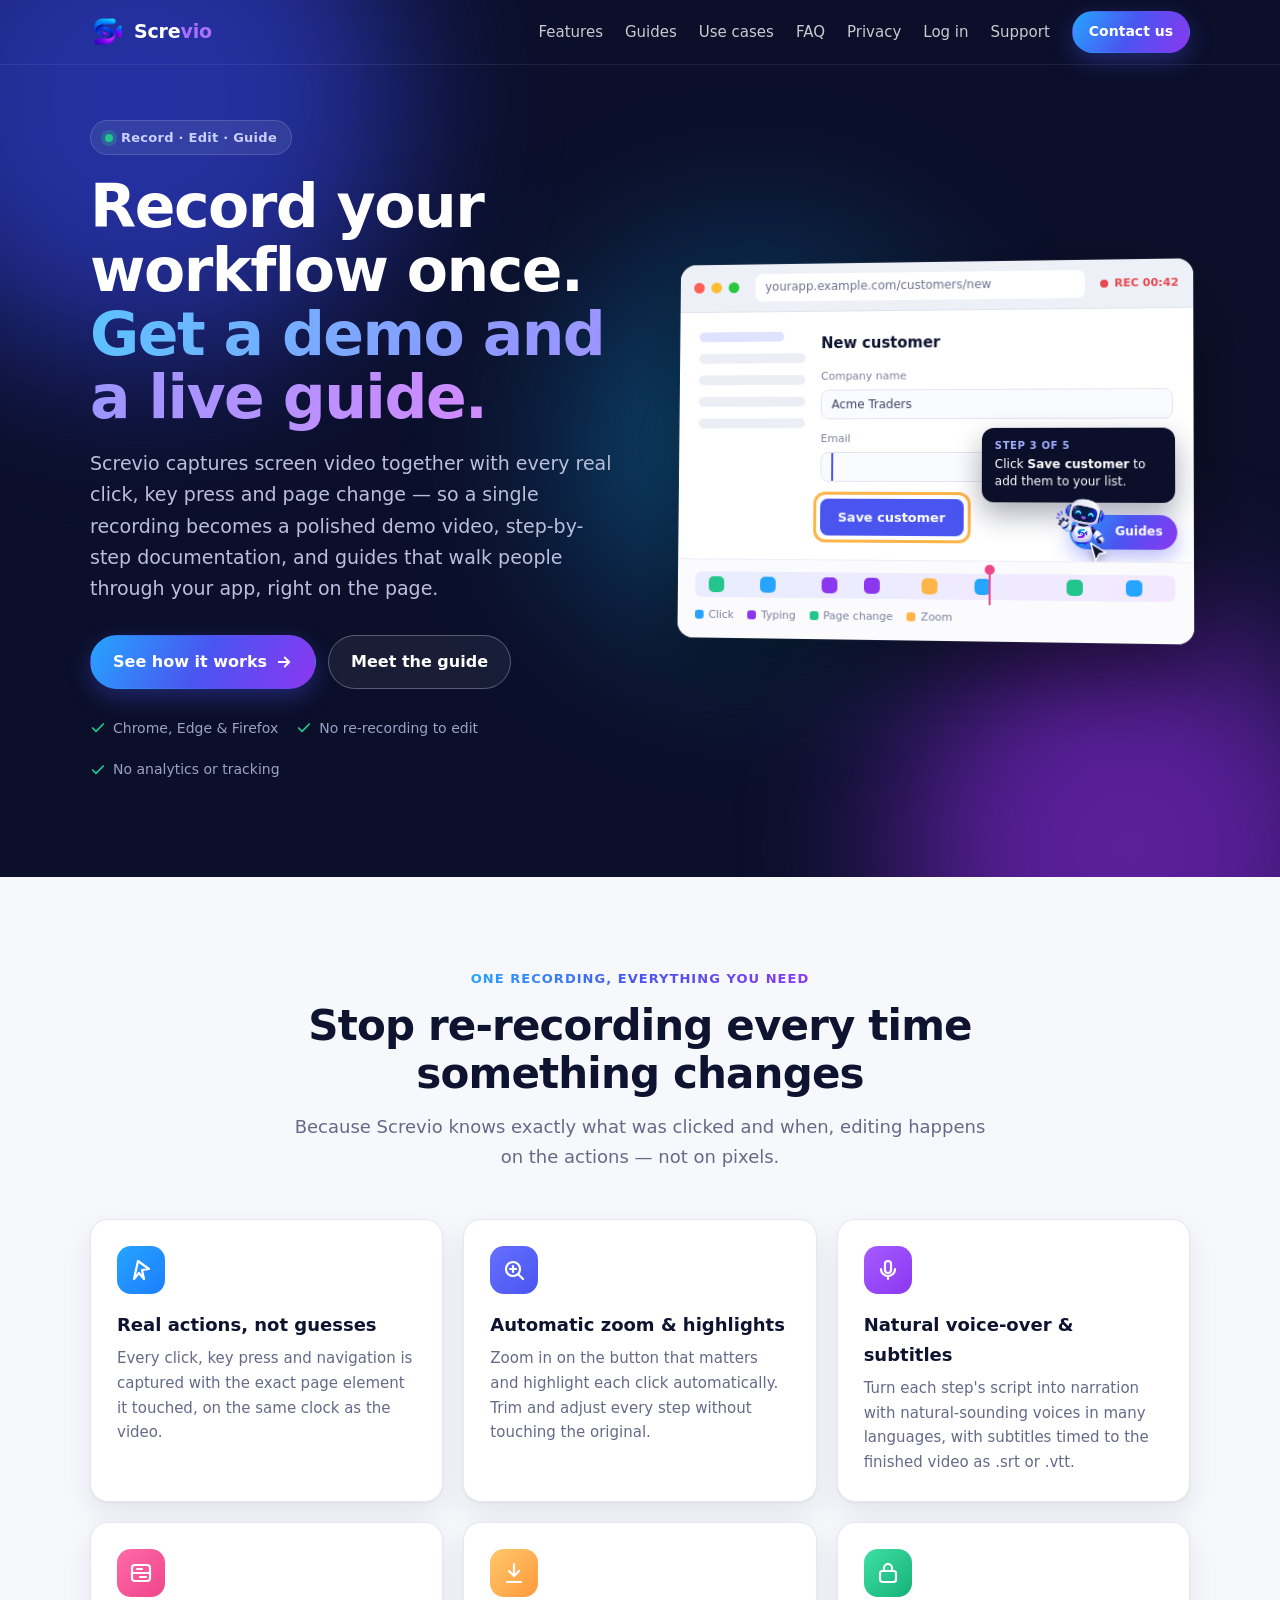
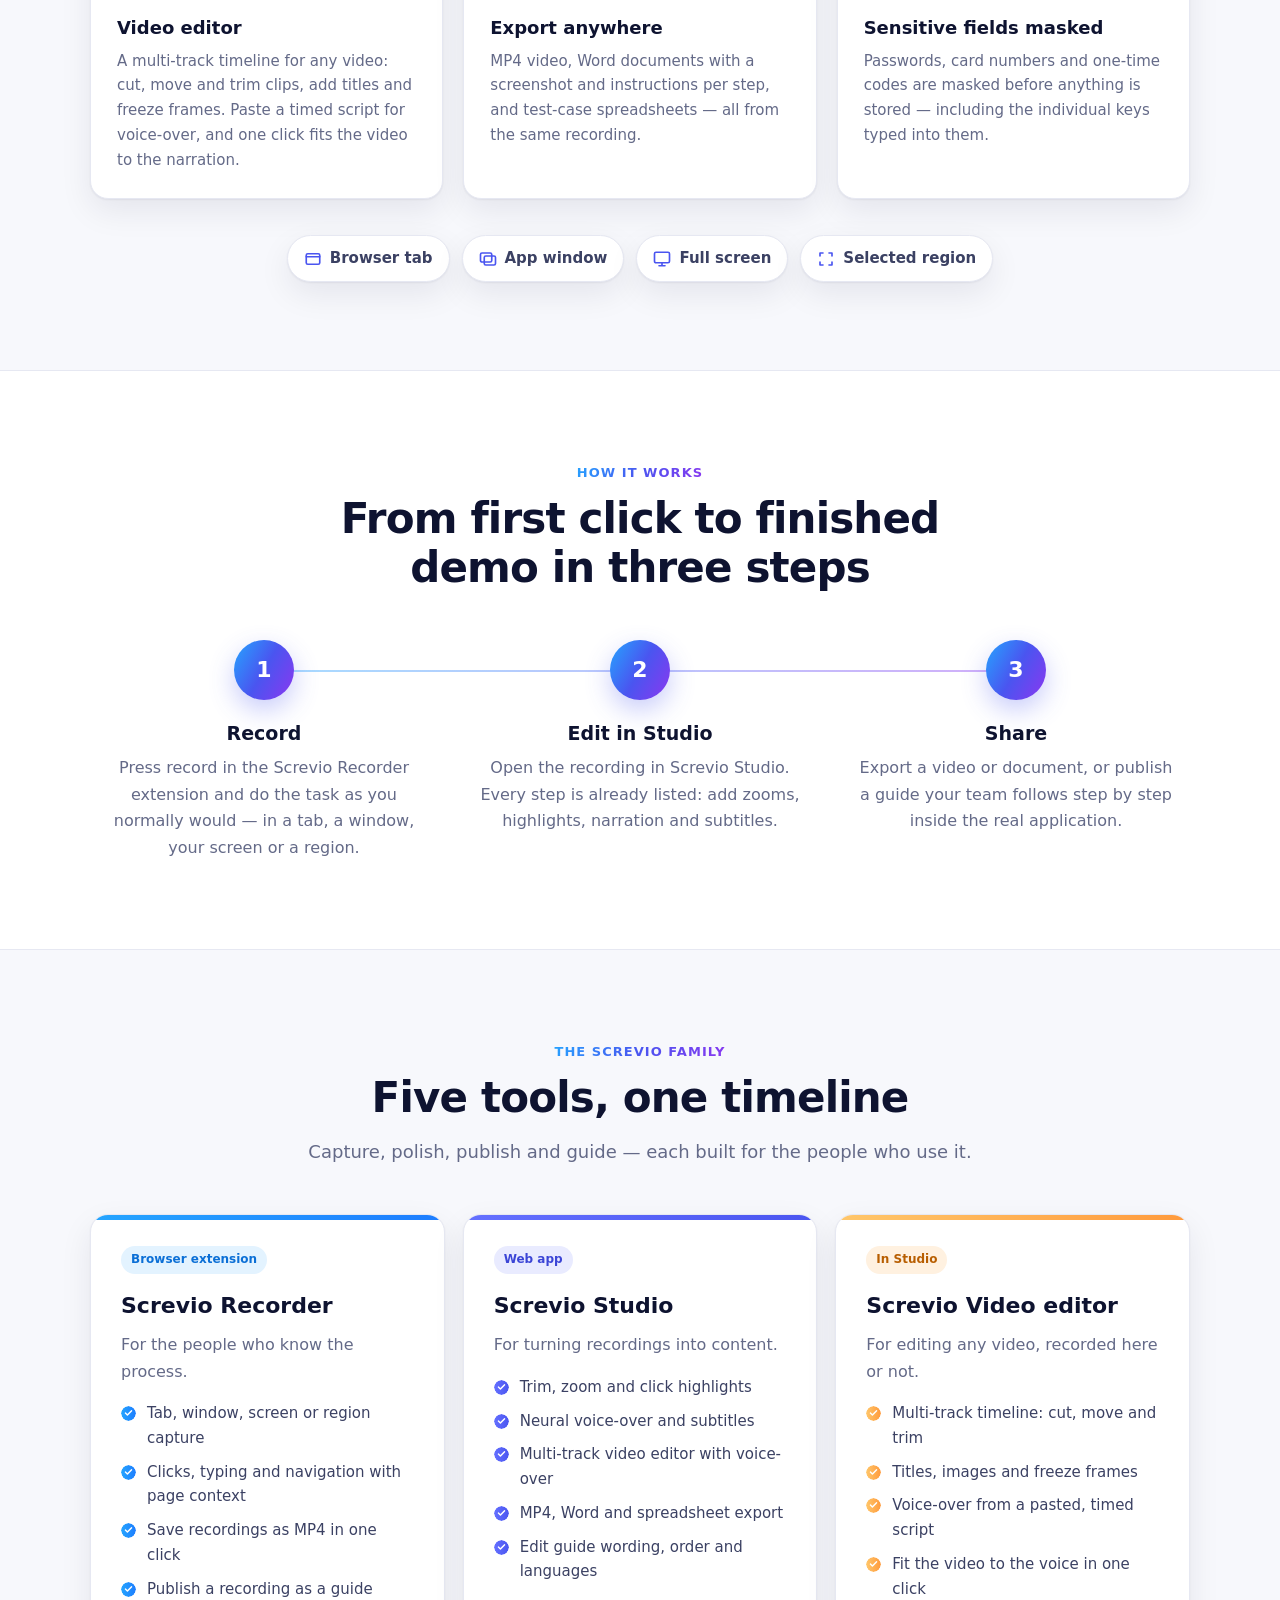
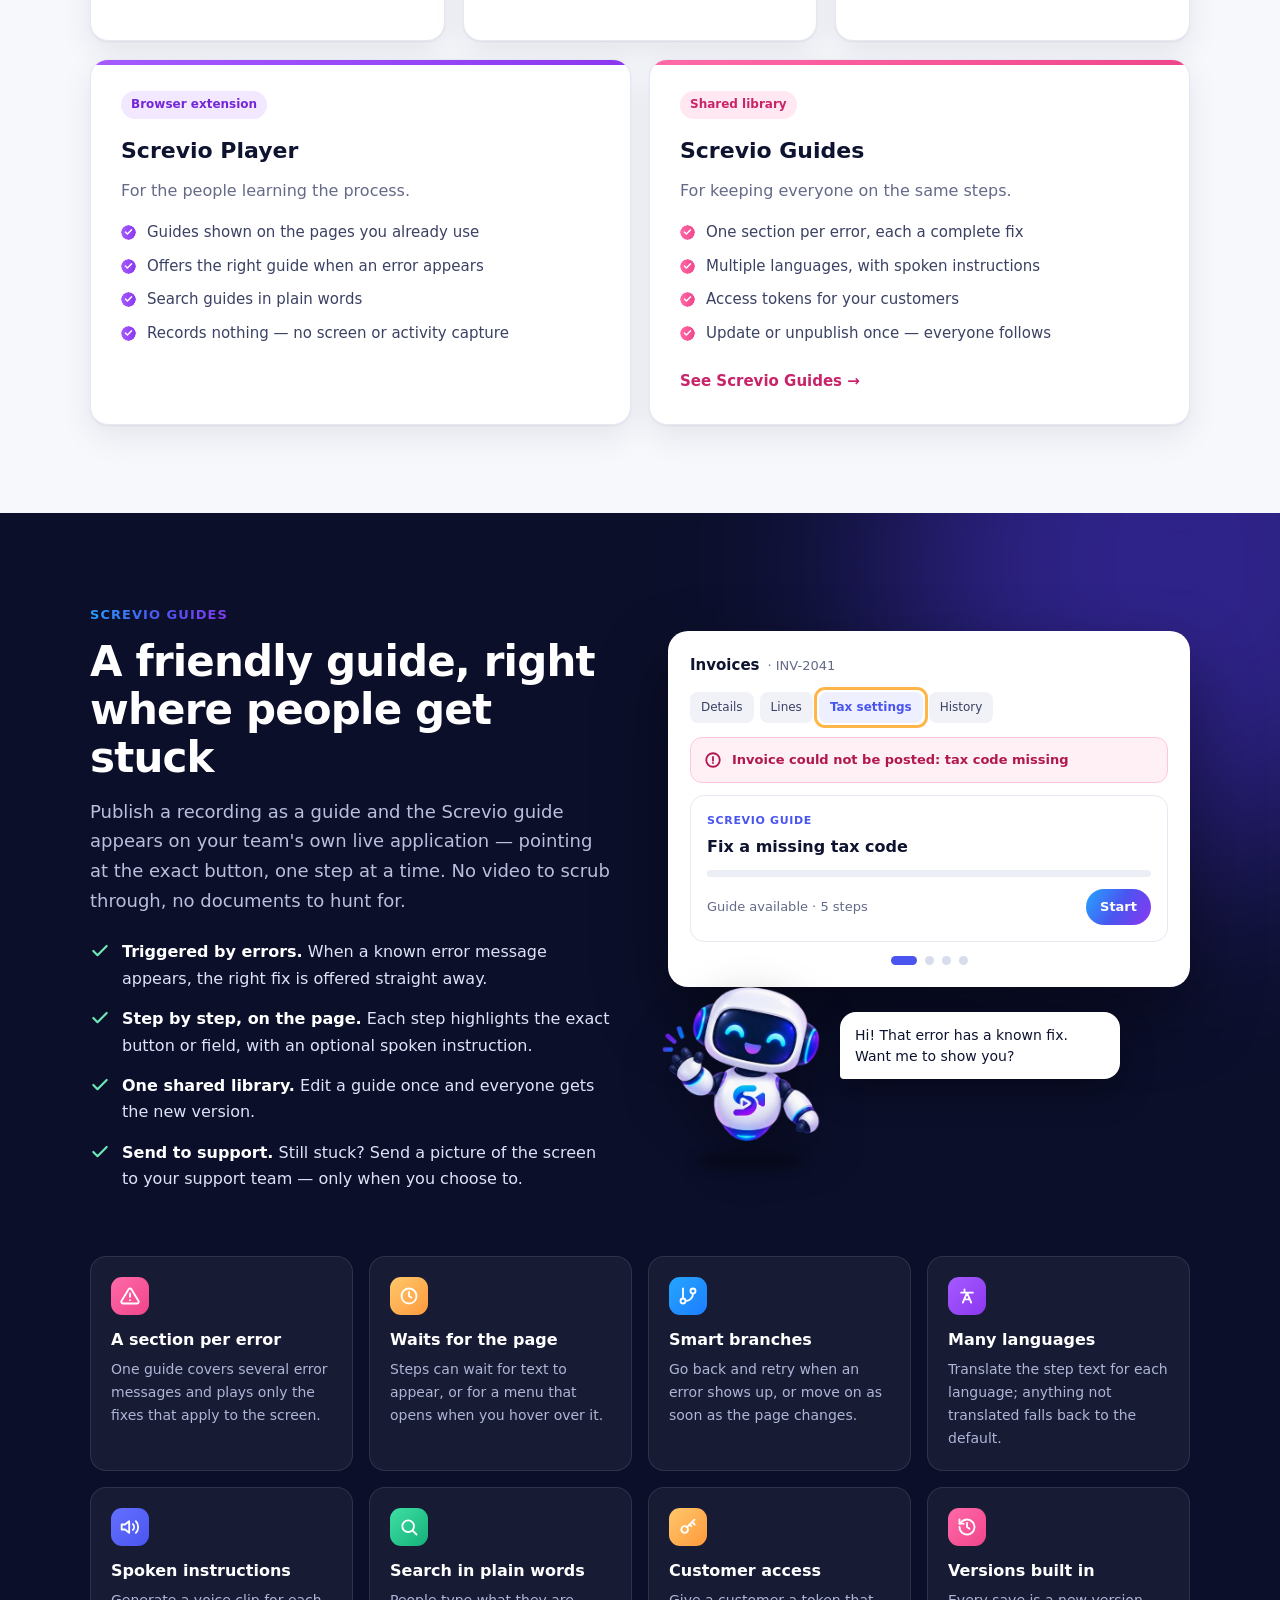
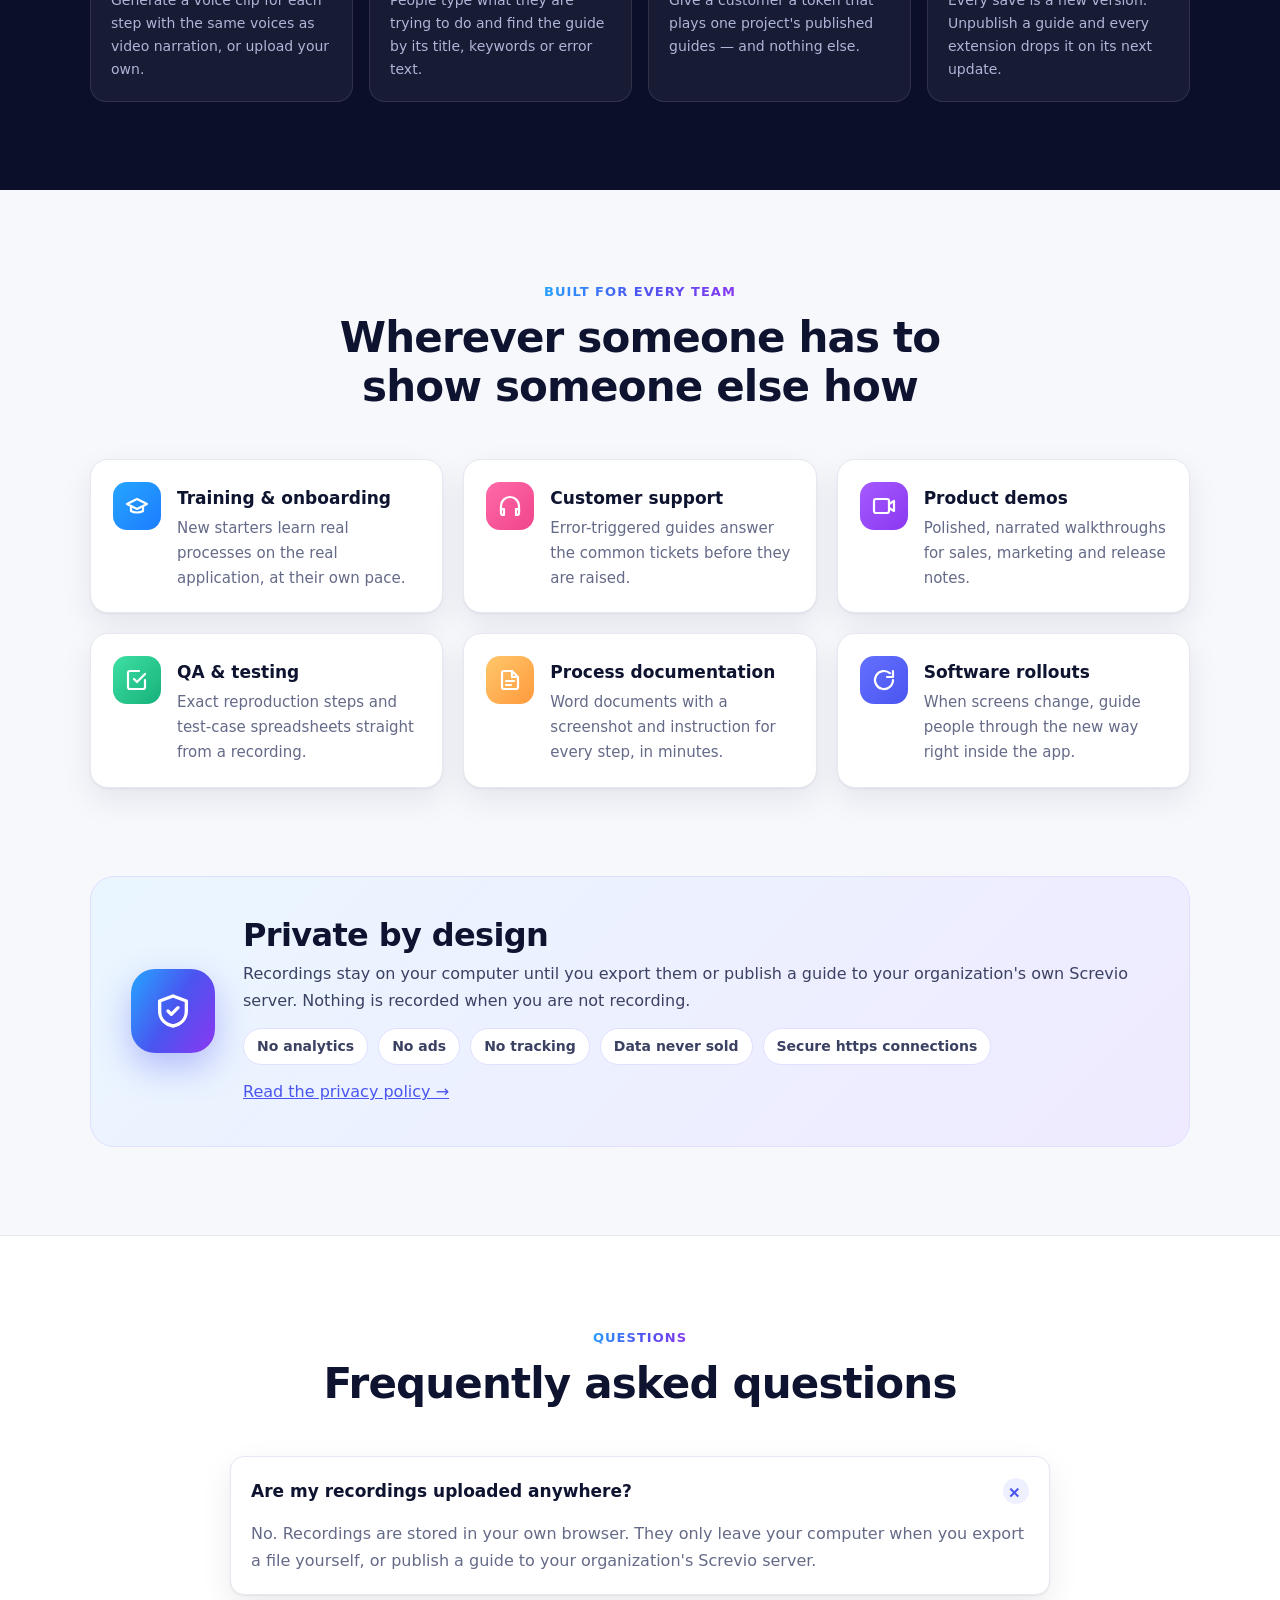
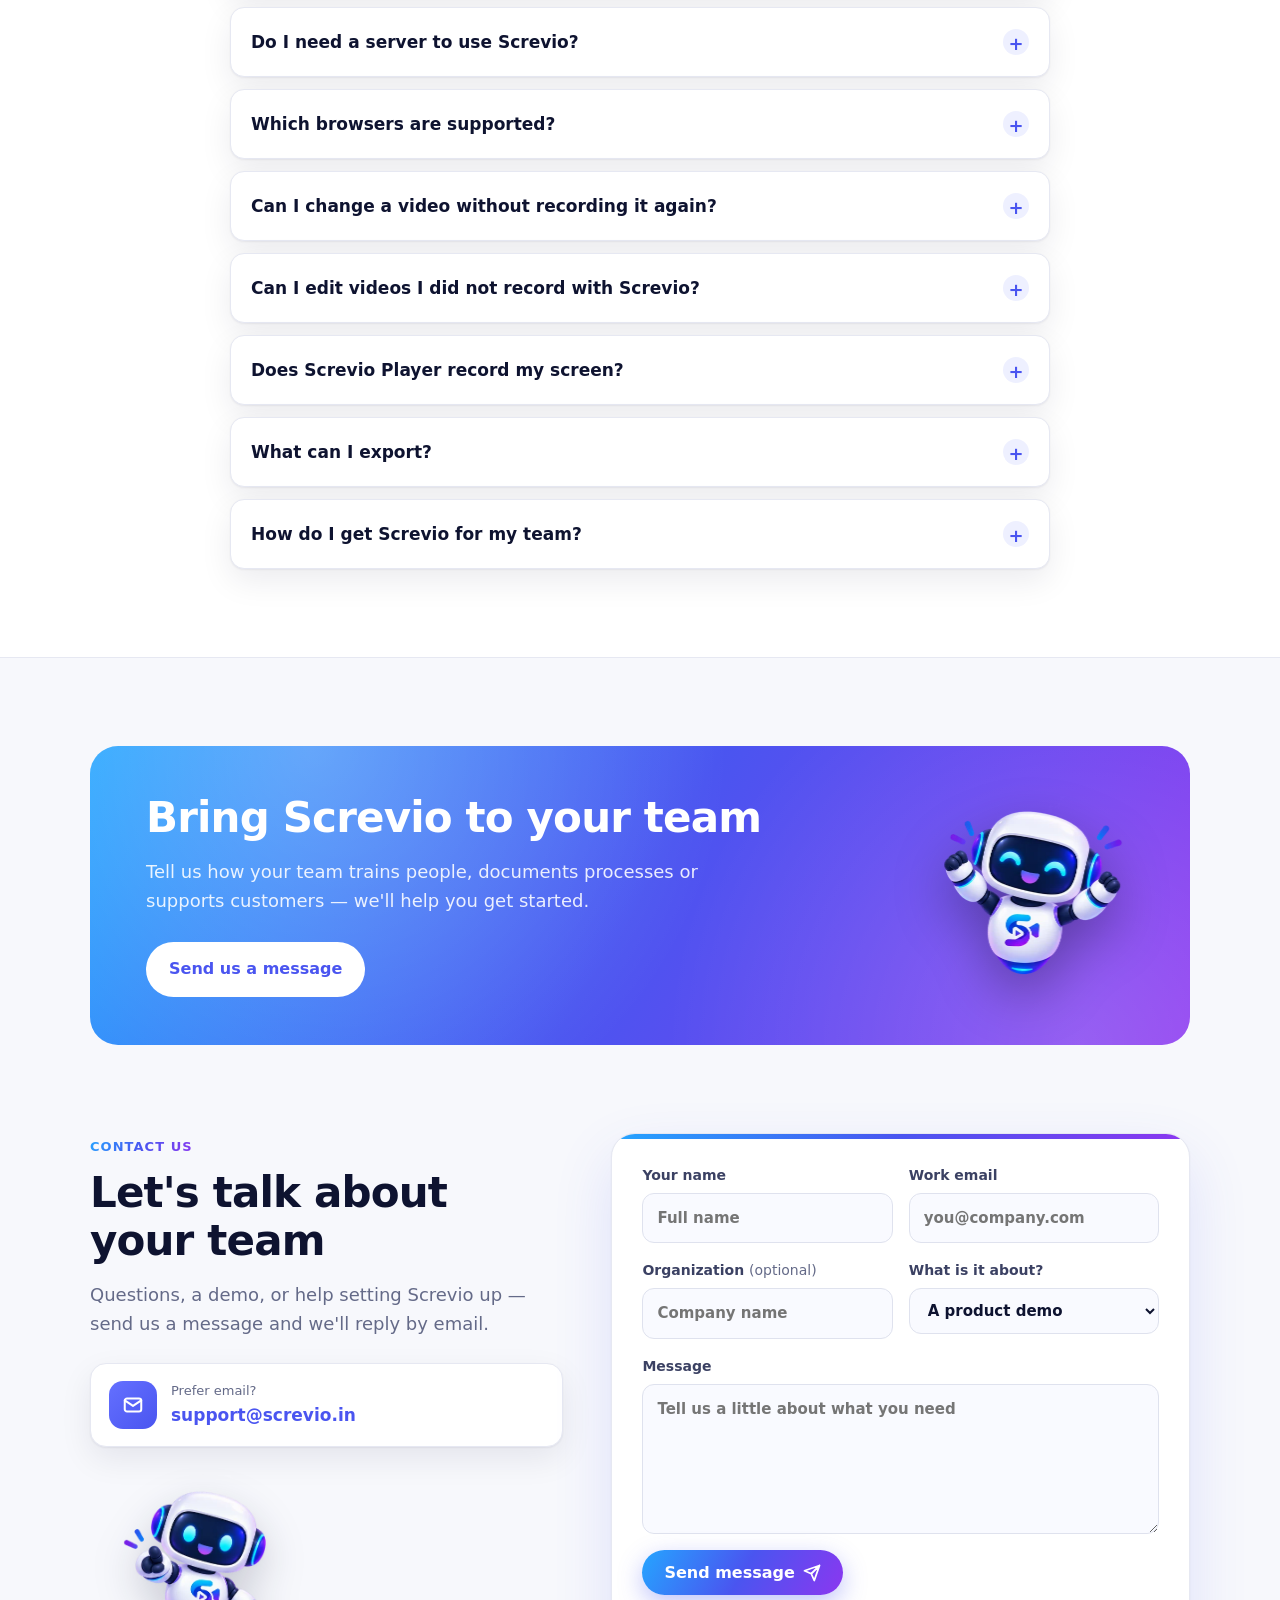
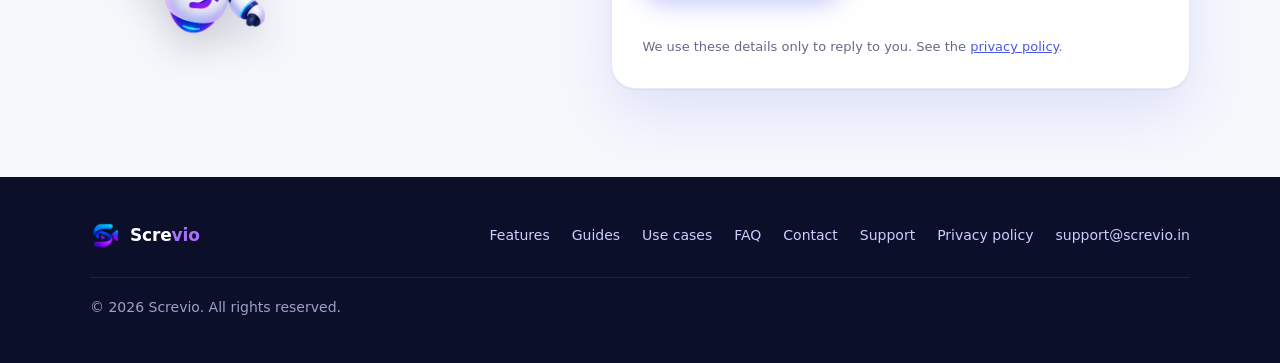
<file: index.html>
<!doctype html>
<html lang="en">
<head>
  <meta charset="utf-8">
  <meta name="viewport" content="width=device-width, initial-scale=1">
  <title>Screvio — Record once. Get a demo video and a live guide.</title>
  <meta name="description" content="Screvio records browser activity as video plus the real clicks behind it, so one recording becomes a polished demo video, documentation, and step-by-step guides that appear on your live app.">
  <meta name="theme-color" content="#0b0f2a">
  <link rel="icon" href="brand/favicon.png" type="image/png" sizes="64x64">
  <link rel="apple-touch-icon" href="brand/apple-touch-icon.png">
  <link rel="preload" as="image" href="mascot/wave.webp">
  <link rel="stylesheet" href="style.css">
  <script>document.documentElement.classList.add('js')</script>
  <script src="site.js" defer></script>
</head>
<body>
  <header class="top dark">
    <div class="wrap">
      <a class="brand" href="/">
        <img src="brand/screvio-mark.png" alt="" width="34" height="34">
        <span>Scre<span class="vio">vio</span></span>
      </a>
      <nav>
        <a class="hide-sm" href="#features">Features</a>
        <a class="hide-sm" href="#guides">Guides</a>
        <a class="hide-sm" href="#use-cases">Use cases</a>
        <a class="hide-sm" href="#faq">FAQ</a>
        <a class="hide-sm" href="privacy.html">Privacy</a>
        <a href="https://studio.screvio.in">Log in</a>
        <a class="hide-sm" href="support.html">Support</a>
        <a class="btn btn-primary" href="#contact">Contact us</a>
      </nav>
    </div>
  </header>

  <!-- ============ HERO ============ -->
  <div class="hero">
    <div class="glow"></div>
    <div class="wrap hero-grid">
      <div>
        <span class="eyebrow"><i></i> Record · Edit · Guide</span>
        <h1>Record your workflow once. <span class="grad-text">Get a demo and a live guide.</span></h1>
        <p class="sub">
          Screvio captures screen video together with every real click, key press and page change — so a single
          recording becomes a polished demo video, step-by-step documentation, and guides that walk people through
          your app, right on the page.
        </p>
        <div class="cta-row">
          <a class="btn btn-primary" href="#how">See how it works
            <svg width="18" height="18" viewBox="0 0 24 24" fill="none" stroke="currentColor" stroke-width="2.4" stroke-linecap="round" stroke-linejoin="round" aria-hidden="true"><path d="M5 12h14M13 6l6 6-6 6"/></svg>
          </a>
          <a class="btn btn-ghost" href="#guides">Meet the guide</a>
        </div>
        <div class="trust">
          <span><svg width="16" height="16" viewBox="0 0 24 24" fill="none" stroke="currentColor" stroke-width="2.6" stroke-linecap="round" stroke-linejoin="round" aria-hidden="true"><path d="M20 6 9 17l-5-5"/></svg>Chrome, Edge &amp; Firefox</span>
          <span><svg width="16" height="16" viewBox="0 0 24 24" fill="none" stroke="currentColor" stroke-width="2.6" stroke-linecap="round" stroke-linejoin="round" aria-hidden="true"><path d="M20 6 9 17l-5-5"/></svg>No re-recording to edit</span>
          <span><svg width="16" height="16" viewBox="0 0 24 24" fill="none" stroke="currentColor" stroke-width="2.6" stroke-linecap="round" stroke-linejoin="round" aria-hidden="true"><path d="M20 6 9 17l-5-5"/></svg>No analytics or tracking</span>
        </div>
      </div>

      <div class="mock" aria-hidden="true">
        <div class="mock-bar"><i></i><i></i><i></i><div class="mock-url">yourapp.example.com/customers/new</div><span class="rec"><b></b>REC 00:42</span></div>
        <div class="mock-body">
          <div class="side"><div></div><div></div><div></div><div></div><div></div></div>
          <div class="form">
            <h4>New customer</h4>
            <div class="field"><label>Company name</label><span>Acme Traders</span></div>
            <div class="field"><label>Email</label><span><em class="typing">accounts@acme.example</em></span></div>
            <span class="save">Save customer</span>
          </div>
          <div class="callout"><b>Step 3 of 5</b>Click <strong>Save customer</strong> to add them to your list.</div>
          <svg class="cursor" viewBox="0 0 24 24"><path d="M4 2 20 12l-7 1.6L9.4 21z" fill="#0e1330" stroke="#fff" stroke-width="1.6" stroke-linejoin="round"/></svg>
          <div class="launcher"><img src="mascot/wave.webp" alt="" width="54" height="56">Guides</div>
        </div>
        <div class="timeline">
          <div class="track">
            <i class="n" style="left:3%"></i><i class="c" style="left:14%"></i><i class="k" style="left:27%"></i><i class="k" style="left:36%"></i><i class="z" style="left:48%"></i><i class="c" style="left:59%"></i><i class="n" style="left:78%"></i><i class="c" style="left:90%"></i>
            <div class="playhead"></div>
          </div>
          <div class="legend"><span style="--c:#25a5ff">Click</span><span style="--c:#8b37f0">Typing</span><span style="--c:#22c58b">Page change</span><span style="--c:#ffb547">Zoom</span></div>
        </div>
      </div>
    </div>
  </div>

  <main>
    <!-- ============ FEATURES ============ -->
    <section id="features">
      <div class="wrap">
        <div class="section-head reveal">
          <span class="kicker">One recording, everything you need</span>
          <h2>Stop re-recording every time something changes</h2>
          <p>Because Screvio knows exactly what was clicked and when, editing happens on the actions — not on pixels.</p>
        </div>
        <div class="grid-3">
          <div class="feature reveal">
            <div class="icon i-blue"><svg width="24" height="24" viewBox="0 0 24 24" fill="none" stroke="currentColor" stroke-width="2.2" stroke-linecap="round" stroke-linejoin="round" aria-hidden="true"><path d="M9 3 5 21l5-6 5 6-2-9 7-1Z"/></svg></div>
            <h3>Real actions, not guesses</h3>
            <p>Every click, key press and navigation is captured with the exact page element it touched, on the same clock as the video.</p>
          </div>
          <div class="feature reveal" style="--d:80ms">
            <div class="icon i-indigo"><svg width="24" height="24" viewBox="0 0 24 24" fill="none" stroke="currentColor" stroke-width="2.2" stroke-linecap="round" stroke-linejoin="round" aria-hidden="true"><circle cx="11" cy="11" r="7"/><path d="m21 21-4.3-4.3M11 8v6M8 11h6"/></svg></div>
            <h3>Automatic zoom &amp; highlights</h3>
            <p>Zoom in on the button that matters and highlight each click automatically. Trim and adjust every step without touching the original.</p>
          </div>
          <div class="feature reveal" style="--d:160ms">
            <div class="icon i-violet"><svg width="24" height="24" viewBox="0 0 24 24" fill="none" stroke="currentColor" stroke-width="2.2" stroke-linecap="round" stroke-linejoin="round" aria-hidden="true"><path d="M12 3a3 3 0 0 0-3 3v6a3 3 0 0 0 6 0V6a3 3 0 0 0-3-3Z"/><path d="M19 11a7 7 0 0 1-14 0M12 18v3"/></svg></div>
            <h3>Natural voice-over &amp; subtitles</h3>
            <p>Turn each step's script into narration with natural-sounding voices in many languages, with subtitles timed to the finished video as .srt or .vtt.</p>
          </div>
          <div class="feature reveal">
            <div class="icon i-pink"><svg width="24" height="24" viewBox="0 0 24 24" fill="none" stroke="currentColor" stroke-width="2.2" stroke-linecap="round" stroke-linejoin="round" aria-hidden="true"><rect x="3" y="4" width="18" height="16" rx="3"/><path d="M3 12h18M8 8h5M11 16h6"/></svg></div>
            <h3>Video editor</h3>
            <p>A multi-track timeline for any video: cut, move and trim clips, add titles and freeze frames. Paste a timed script for voice-over, and one click fits the video to the narration.</p>
          </div>
          <div class="feature reveal" style="--d:80ms">
            <div class="icon i-amber"><svg width="24" height="24" viewBox="0 0 24 24" fill="none" stroke="currentColor" stroke-width="2.2" stroke-linecap="round" stroke-linejoin="round" aria-hidden="true"><path d="M12 3v12M7 10l5 5 5-5"/><path d="M5 21h14"/></svg></div>
            <h3>Export anywhere</h3>
            <p>MP4 video, Word documents with a screenshot and instructions per step, and test-case spreadsheets — all from the same recording.</p>
          </div>
          <div class="feature reveal" style="--d:160ms">
            <div class="icon i-green"><svg width="24" height="24" viewBox="0 0 24 24" fill="none" stroke="currentColor" stroke-width="2.2" stroke-linecap="round" stroke-linejoin="round" aria-hidden="true"><rect x="4" y="10" width="16" height="11" rx="2.5"/><path d="M8 10V7a4 4 0 0 1 8 0v3"/></svg></div>
            <h3>Sensitive fields masked</h3>
            <p>Passwords, card numbers and one-time codes are masked before anything is stored — including the individual keys typed into them.</p>
          </div>
        </div>
        <div class="modes reveal">
          <span><svg width="18" height="18" viewBox="0 0 24 24" fill="none" stroke="currentColor" stroke-width="2.2" stroke-linecap="round" stroke-linejoin="round" aria-hidden="true"><rect x="3" y="5" width="18" height="14" rx="2"/><path d="M3 9h18"/></svg>Browser tab</span>
          <span><svg width="18" height="18" viewBox="0 0 24 24" fill="none" stroke="currentColor" stroke-width="2.2" stroke-linecap="round" stroke-linejoin="round" aria-hidden="true"><rect x="2" y="4" width="15" height="12" rx="2"/><rect x="7" y="8" width="15" height="12" rx="2"/></svg>App window</span>
          <span><svg width="18" height="18" viewBox="0 0 24 24" fill="none" stroke="currentColor" stroke-width="2.2" stroke-linecap="round" stroke-linejoin="round" aria-hidden="true"><rect x="2" y="3" width="20" height="14" rx="2"/><path d="M8 21h8M12 17v4"/></svg>Full screen</span>
          <span><svg width="18" height="18" viewBox="0 0 24 24" fill="none" stroke="currentColor" stroke-width="2.2" stroke-linecap="round" stroke-linejoin="round" aria-hidden="true"><path d="M4 8V4h4M16 4h4v4M20 16v4h-4M8 20H4v-4"/></svg>Selected region</span>
        </div>
      </div>
    </section>

    <!-- ============ HOW IT WORKS ============ -->
    <section class="how" id="how">
      <div class="wrap">
        <div class="section-head reveal">
          <span class="kicker">How it works</span>
          <h2>From first click to finished demo in three steps</h2>
        </div>
        <div class="steps">
          <div class="step reveal">
            <div class="num">1</div>
            <h3>Record</h3>
            <p>Press record in the Screvio Recorder extension and do the task as you normally would — in a tab, a window, your screen or a region.</p>
          </div>
          <div class="step reveal" style="--d:120ms">
            <div class="num">2</div>
            <h3>Edit in Studio</h3>
            <p>Open the recording in Screvio Studio. Every step is already listed: add zooms, highlights, narration and subtitles.</p>
          </div>
          <div class="step reveal" style="--d:240ms">
            <div class="num">3</div>
            <h3>Share</h3>
            <p>Export a video or document, or publish a guide your team follows step by step inside the real application.</p>
          </div>
        </div>
      </div>
    </section>

    <!-- ============ PRODUCTS ============ -->
    <section>
      <div class="wrap">
        <div class="section-head reveal">
          <span class="kicker">The Screvio family</span>
          <h2>Five tools, one timeline</h2>
          <p>Capture, polish, publish and guide — each built for the people who use it.</p>
        </div>
        <div class="grid-5">
          <div class="product p-blue reveal">
            <span class="tag">Browser extension</span>
            <h3>Screvio Recorder</h3>
            <p>For the people who know the process.</p>
            <ul>
              <li>Tab, window, screen or region capture</li>
              <li>Clicks, typing and navigation with page context</li>
              <li>Save recordings as MP4 in one click</li>
              <li>Publish a recording as a guide</li>
            </ul>
          </div>
          <div class="product p-indigo reveal" style="--d:80ms">
            <span class="tag">Web app</span>
            <h3>Screvio Studio</h3>
            <p>For turning recordings into content.</p>
            <ul>
              <li>Trim, zoom and click highlights</li>
              <li>Neural voice-over and subtitles</li>
              <li>Multi-track video editor with voice-over</li>
              <li>MP4, Word and spreadsheet export</li>
              <li>Edit guide wording, order and languages</li>
            </ul>
          </div>
          <div class="product p-amber reveal" style="--d:120ms">
            <span class="tag">In Studio</span>
            <h3>Screvio Video editor</h3>
            <p>For editing any video, recorded here or not.</p>
            <ul>
              <li>Multi-track timeline: cut, move and trim</li>
              <li>Titles, images and freeze frames</li>
              <li>Voice-over from a pasted, timed script</li>
              <li>Fit the video to the voice in one click</li>
            </ul>
          </div>
          <div class="product p-violet reveal" style="--d:160ms">
            <span class="tag">Browser extension</span>
            <h3>Screvio Player</h3>
            <p>For the people learning the process.</p>
            <ul>
              <li>Guides shown on the pages you already use</li>
              <li>Offers the right guide when an error appears</li>
              <li>Search guides in plain words</li>
              <li>Records nothing — no screen or activity capture</li>
            </ul>
          </div>
          <div class="product p-pink reveal" style="--d:240ms">
            <span class="tag">Shared library</span>
            <h3>Screvio Guides</h3>
            <p>For keeping everyone on the same steps.</p>
            <ul>
              <li>One section per error, each a complete fix</li>
              <li>Multiple languages, with spoken instructions</li>
              <li>Access tokens for your customers</li>
              <li>Update or unpublish once — everyone follows</li>
            </ul>
            <a class="more" href="#guides">See Screvio Guides →</a>
          </div>
        </div>
      </div>
    </section>

    <!-- ============ GUIDES SPOTLIGHT ============ -->
    <section class="spotlight" id="guides">
      <div class="wrap">
        <div class="split">
          <div class="reveal">
            <span class="kicker">Screvio Guides</span>
            <h2>A friendly guide, right where people get stuck</h2>
            <p class="lead">Publish a recording as a guide and the Screvio guide appears on your team's own live application — pointing at the exact button, one step at a time. No video to scrub through, no documents to hunt for.</p>
            <ul class="checks">
              <li><svg width="20" height="20" viewBox="0 0 24 24" fill="none" stroke="currentColor" stroke-width="2.6" stroke-linecap="round" stroke-linejoin="round" aria-hidden="true"><path d="M20 6 9 17l-5-5"/></svg><span><b>Triggered by errors.</b> When a known error message appears, the right fix is offered straight away.</span></li>
              <li><svg width="20" height="20" viewBox="0 0 24 24" fill="none" stroke="currentColor" stroke-width="2.6" stroke-linecap="round" stroke-linejoin="round" aria-hidden="true"><path d="M20 6 9 17l-5-5"/></svg><span><b>Step by step, on the page.</b> Each step highlights the exact button or field, with an optional spoken instruction.</span></li>
              <li><svg width="20" height="20" viewBox="0 0 24 24" fill="none" stroke="currentColor" stroke-width="2.6" stroke-linecap="round" stroke-linejoin="round" aria-hidden="true"><path d="M20 6 9 17l-5-5"/></svg><span><b>One shared library.</b> Edit a guide once and everyone gets the new version.</span></li>
              <li><svg width="20" height="20" viewBox="0 0 24 24" fill="none" stroke="currentColor" stroke-width="2.6" stroke-linecap="round" stroke-linejoin="round" aria-hidden="true"><path d="M20 6 9 17l-5-5"/></svg><span><b>Send to support.</b> Still stuck? Send a picture of the screen to your support team — only when you choose to.</span></li>
            </ul>
          </div>

          <div class="scene reveal" style="--d:120ms" data-guide-scene>
            <div class="scene-app">
              <div class="app-top"><b>Invoices</b> · INV-2041</div>
              <div class="tabs"><span>Details</span><span>Lines</span><span class="hl">Tax settings</span><span>History</span></div>
              <div class="alert" data-alert role="status">
                <svg class="bad" width="18" height="18" viewBox="0 0 24 24" fill="none" stroke="currentColor" stroke-width="2.4" stroke-linecap="round" stroke-linejoin="round" aria-hidden="true"><circle cx="12" cy="12" r="9"/><path d="M12 8v5M12 16h.01"/></svg>
                <svg class="ok" width="18" height="18" viewBox="0 0 24 24" fill="none" stroke="currentColor" stroke-width="2.6" stroke-linecap="round" stroke-linejoin="round" aria-hidden="true"><path d="M20 6 9 17l-5-5"/></svg>
                <span>Invoice could not be posted: tax code missing</span>
              </div>
              <div class="offer">
                <small>Screvio guide</small>
                <strong>Fix a missing tax code</strong>
                <div class="bar"><i data-progress style="width:0%"></i></div>
                <div class="row"><span data-status>Guide available · 5 steps</span><span class="go" data-button>Start</span></div>
              </div>
              <div class="dots" aria-label="Guide steps">
                <button data-dot aria-label="Step 1"></button><button data-dot aria-label="Step 2"></button><button data-dot aria-label="Step 3"></button><button data-dot aria-label="Step 4"></button>
              </div>
            </div>
            <div class="say pop" data-say aria-live="polite">Hi! That error has a known fix. Want me to show you?</div>
            <div class="bot-wrap" aria-hidden="true">
              <div class="bot">
                <img data-pose="idle" src="mascot/idle.webp" alt="" width="172" height="200">
                <img data-pose="wave" class="on" src="mascot/wave.webp" alt="" width="200" height="200">
                <img data-pose="point" src="mascot/point.webp" alt="" width="200" height="200">
                <img data-pose="happy" src="mascot/happy.webp" alt="" width="200" height="200">
              </div>
              <div class="bot-shadow"></div>
            </div>
          </div>
        </div>

        <div class="detail-grid">
          <div class="detail reveal">
            <div class="mini i-pink"><svg width="20" height="20" viewBox="0 0 24 24" fill="none" stroke="currentColor" stroke-width="2.2" stroke-linecap="round" stroke-linejoin="round" aria-hidden="true"><path d="M12 9v4M12 17h.01M10.3 3.9 1.8 18a2 2 0 0 0 1.7 3h17a2 2 0 0 0 1.7-3L13.7 3.9a2 2 0 0 0-3.4 0Z"/></svg></div>
            <h3>A section per error</h3>
            <p>One guide covers several error messages and plays only the fixes that apply to the screen.</p>
          </div>
          <div class="detail reveal" style="--d:60ms">
            <div class="mini i-amber"><svg width="20" height="20" viewBox="0 0 24 24" fill="none" stroke="currentColor" stroke-width="2.2" stroke-linecap="round" stroke-linejoin="round" aria-hidden="true"><circle cx="12" cy="12" r="9"/><path d="M12 7v5l3 2"/></svg></div>
            <h3>Waits for the page</h3>
            <p>Steps can wait for text to appear, or for a menu that opens when you hover over it.</p>
          </div>
          <div class="detail reveal" style="--d:120ms">
            <div class="mini i-blue"><svg width="20" height="20" viewBox="0 0 24 24" fill="none" stroke="currentColor" stroke-width="2.2" stroke-linecap="round" stroke-linejoin="round" aria-hidden="true"><path d="M6 3v12M18 9a3 3 0 1 0 0-6 3 3 0 0 0 0 6ZM6 21a3 3 0 1 0 0-6 3 3 0 0 0 0 6ZM18 9a9 9 0 0 1-9 9"/></svg></div>
            <h3>Smart branches</h3>
            <p>Go back and retry when an error shows up, or move on as soon as the page changes.</p>
          </div>
          <div class="detail reveal" style="--d:180ms">
            <div class="mini i-violet"><svg width="20" height="20" viewBox="0 0 24 24" fill="none" stroke="currentColor" stroke-width="2.2" stroke-linecap="round" stroke-linejoin="round" aria-hidden="true"><path d="M5 8h14M9 4v4M7 20l5-12 5 12M9 16h6"/></svg></div>
            <h3>Many languages</h3>
            <p>Translate the step text for each language; anything not translated falls back to the default.</p>
          </div>
          <div class="detail reveal">
            <div class="mini i-indigo"><svg width="20" height="20" viewBox="0 0 24 24" fill="none" stroke="currentColor" stroke-width="2.2" stroke-linecap="round" stroke-linejoin="round" aria-hidden="true"><path d="M11 5 6 9H2v6h4l5 4V5ZM15.5 8.5a5 5 0 0 1 0 7M19 5a10 10 0 0 1 0 14"/></svg></div>
            <h3>Spoken instructions</h3>
            <p>Generate a voice clip for each step with the same voices as video narration, or upload your own.</p>
          </div>
          <div class="detail reveal" style="--d:60ms">
            <div class="mini i-green"><svg width="20" height="20" viewBox="0 0 24 24" fill="none" stroke="currentColor" stroke-width="2.2" stroke-linecap="round" stroke-linejoin="round" aria-hidden="true"><circle cx="11" cy="11" r="7"/><path d="m21 21-4.3-4.3"/></svg></div>
            <h3>Search in plain words</h3>
            <p>People type what they are trying to do and find the guide by its title, keywords or error text.</p>
          </div>
          <div class="detail reveal" style="--d:120ms">
            <div class="mini i-amber"><svg width="20" height="20" viewBox="0 0 24 24" fill="none" stroke="currentColor" stroke-width="2.2" stroke-linecap="round" stroke-linejoin="round" aria-hidden="true"><circle cx="8" cy="15" r="4"/><path d="m10.8 12.2 9-9M17 6l3 3M14 9l2 2"/></svg></div>
            <h3>Customer access</h3>
            <p>Give a customer a token that plays one project's published guides — and nothing else.</p>
          </div>
          <div class="detail reveal" style="--d:180ms">
            <div class="mini i-pink"><svg width="20" height="20" viewBox="0 0 24 24" fill="none" stroke="currentColor" stroke-width="2.2" stroke-linecap="round" stroke-linejoin="round" aria-hidden="true"><path d="M3 12a9 9 0 1 0 3-6.7L3 8"/><path d="M3 3v5h5M12 7v5l3 2"/></svg></div>
            <h3>Versions built in</h3>
            <p>Every save is a new version. Unpublish a guide and every extension drops it on its next update.</p>
          </div>
        </div>
      </div>
    </section>

    <!-- ============ USE CASES ============ -->
    <section id="use-cases">
      <div class="wrap">
        <div class="section-head reveal">
          <span class="kicker">Built for every team</span>
          <h2>Wherever someone has to show someone else how</h2>
        </div>
        <div class="grid-3">
          <div class="usecase reveal">
            <div class="icon i-blue"><svg width="24" height="24" viewBox="0 0 24 24" fill="none" stroke="currentColor" stroke-width="2.2" stroke-linecap="round" stroke-linejoin="round" aria-hidden="true"><path d="M22 10 12 5 2 10l10 5 10-5Z"/><path d="M6 12v5c3 2 9 2 12 0v-5"/></svg></div>
            <div><h3>Training &amp; onboarding</h3><p>New starters learn real processes on the real application, at their own pace.</p></div>
          </div>
          <div class="usecase reveal" style="--d:80ms">
            <div class="icon i-pink"><svg width="24" height="24" viewBox="0 0 24 24" fill="none" stroke="currentColor" stroke-width="2.2" stroke-linecap="round" stroke-linejoin="round" aria-hidden="true"><path d="M3 18v-6a9 9 0 0 1 18 0v6"/><path d="M21 19a2 2 0 0 1-2 2h-1v-6h3ZM3 19a2 2 0 0 0 2 2h1v-6H3Z"/></svg></div>
            <div><h3>Customer support</h3><p>Error-triggered guides answer the common tickets before they are raised.</p></div>
          </div>
          <div class="usecase reveal" style="--d:160ms">
            <div class="icon i-violet"><svg width="24" height="24" viewBox="0 0 24 24" fill="none" stroke="currentColor" stroke-width="2.2" stroke-linecap="round" stroke-linejoin="round" aria-hidden="true"><rect x="2" y="5" width="15" height="14" rx="2"/><path d="m17 10 5-3v10l-5-3"/></svg></div>
            <div><h3>Product demos</h3><p>Polished, narrated walkthroughs for sales, marketing and release notes.</p></div>
          </div>
          <div class="usecase reveal">
            <div class="icon i-green"><svg width="24" height="24" viewBox="0 0 24 24" fill="none" stroke="currentColor" stroke-width="2.2" stroke-linecap="round" stroke-linejoin="round" aria-hidden="true"><path d="M9 11l3 3 8-8"/><path d="M20 12v7a2 2 0 0 1-2 2H5a2 2 0 0 1-2-2V5a2 2 0 0 1 2-2h9"/></svg></div>
            <div><h3>QA &amp; testing</h3><p>Exact reproduction steps and test-case spreadsheets straight from a recording.</p></div>
          </div>
          <div class="usecase reveal" style="--d:80ms">
            <div class="icon i-amber"><svg width="24" height="24" viewBox="0 0 24 24" fill="none" stroke="currentColor" stroke-width="2.2" stroke-linecap="round" stroke-linejoin="round" aria-hidden="true"><path d="M14 3H6a2 2 0 0 0-2 2v14a2 2 0 0 0 2 2h12a2 2 0 0 0 2-2V9Z"/><path d="M14 3v6h6M8 13h8M8 17h5"/></svg></div>
            <div><h3>Process documentation</h3><p>Word documents with a screenshot and instruction for every step, in minutes.</p></div>
          </div>
          <div class="usecase reveal" style="--d:160ms">
            <div class="icon i-indigo"><svg width="24" height="24" viewBox="0 0 24 24" fill="none" stroke="currentColor" stroke-width="2.2" stroke-linecap="round" stroke-linejoin="round" aria-hidden="true"><path d="M21 12a9 9 0 1 1-3-6.7"/><path d="M21 3v6h-6"/></svg></div>
            <div><h3>Software rollouts</h3><p>When screens change, guide people through the new way right inside the app.</p></div>
          </div>
        </div>
      </div>
    </section>

    <!-- ============ PRIVACY ============ -->
    <section style="padding-top:0">
      <div class="wrap">
        <div class="privacy-band reveal">
          <div class="shield"><svg width="40" height="40" viewBox="0 0 24 24" fill="none" stroke="currentColor" stroke-width="2" stroke-linecap="round" stroke-linejoin="round" aria-hidden="true"><path d="M12 3 4 6v6c0 5 3.5 8 8 9 4.5-1 8-4 8-9V6Z"/><path d="m9 12 2 2 4-4"/></svg></div>
          <div>
            <h2>Private by design</h2>
            <p>Recordings stay on your computer until you export them or publish a guide to your organization's own Screvio server. Nothing is recorded when you are not recording.</p>
            <div class="pills"><span>No analytics</span><span>No ads</span><span>No tracking</span><span>Data never sold</span><span>Secure https connections</span></div>
            <a href="privacy.html">Read the privacy policy →</a>
          </div>
        </div>
      </div>
    </section>

    <!-- ============ FAQ ============ -->
    <section class="how" id="faq">
      <div class="wrap">
        <div class="section-head reveal">
          <span class="kicker">Questions</span>
          <h2>Frequently asked questions</h2>
        </div>
        <div class="faq reveal">
          <details open>
            <summary>Are my recordings uploaded anywhere?</summary>
            <p>No. Recordings are stored in your own browser. They only leave your computer when you export a file yourself, or publish a guide to your organization's Screvio server.</p>
          </details>
          <details>
            <summary>Do I need a server to use Screvio?</summary>
            <p>Recording works on its own. Editing, voice-over and export happen in Screvio Studio, which opens in your browser and is connected to a Screvio server — the same server that lets a team share one library of guides.</p>
          </details>
          <details>
            <summary>Which browsers are supported?</summary>
            <p>Screvio Recorder and Screvio Player are available for Google Chrome, Microsoft Edge and Mozilla Firefox.</p>
          </details>
          <details>
            <summary>Can I change a video without recording it again?</summary>
            <p>Yes. Trim, zoom, click highlights, narration and subtitles are all edits laid over the original recording, which is always kept unchanged.</p>
          </details>
          <details>
            <summary>Can I edit videos I did not record with Screvio?</summary>
            <p>Yes. Import any video, audio or image into Studio's Video editor, arrange it on the timeline, add titles and a voice-over from a pasted script, and export an MP4.</p>
          </details>
          <details>
            <summary>Does Screvio Player record my screen?</summary>
            <p>No. The Player only shows guides. It has no screen-recording or activity-capture ability at all, and asks for far fewer browser permissions than the Recorder.</p>
          </details>
          <details>
            <summary>What can I export?</summary>
            <p>MP4 video, subtitle files (.srt and .vtt), Word documents with a screenshot per step, test-case spreadsheets, and the original recording.</p>
          </details>
          <details>
            <summary>How do I get Screvio for my team?</summary>
            <p>Write to <a href="mailto:support@screvio.in">support@screvio.in</a> and tell us what you would like to use it for — we'll help you get set up.</p>
          </details>
        </div>
      </div>
    </section>

    <!-- ============ CTA ============ -->
    <section>
      <div class="wrap">
        <div class="cta with-bot reveal">
          <div>
            <h2>Bring Screvio to your team</h2>
            <p>Tell us how your team trains people, documents processes or supports customers — we'll help you get started.</p>
            <a class="btn btn-light" href="#contact">Send us a message</a>
          </div>
          <img class="cta-bot" src="mascot/happy.webp" alt="The Screvio guide robot cheering" width="200" height="200" loading="lazy">
        </div>
      </div>
    </section>
    <!-- ============ CONTACT ============ -->
    <section class="contact" id="contact">
      <div class="wrap contact-grid">
        <div class="contact-info reveal">
          <span class="kicker">Contact us</span>
          <h2>Let's talk about your team</h2>
          <p>Questions, a demo, or help setting Screvio up — send us a message and we'll reply by email.</p>
          <div class="contact-card">
            <div class="icon i-indigo"><svg width="22" height="22" viewBox="0 0 24 24" fill="none" stroke="currentColor" stroke-width="2.2" stroke-linecap="round" stroke-linejoin="round" aria-hidden="true"><rect x="3" y="5" width="18" height="14" rx="2.5"/><path d="m3 7 9 6 9-6"/></svg></div>
            <div><small>Prefer email?</small><a href="mailto:support@screvio.in">support@screvio.in</a></div>
          </div>
          <img class="contact-bot" src="mascot/point.webp" alt="" width="180" height="180" loading="lazy">
        </div>

        <form class="contact-form reveal" style="--d:100ms" data-contact-form novalidate>
          <div class="form-row">
            <label>Your name<input name="name" type="text" autocomplete="name" required maxlength="100" placeholder="Full name"></label>
            <label>Work email<input name="email" type="email" autocomplete="email" required maxlength="150" placeholder="you@company.com"></label>
          </div>
          <div class="form-row">
            <label>Organization <span class="opt">(optional)</span><input name="organization" type="text" autocomplete="organization" maxlength="120" placeholder="Company name"></label>
            <label>What is it about?
              <select name="topic" required>
                <option value="Product demo">A product demo</option>
                <option value="Team setup">Setting Screvio up for my team</option>
                <option value="Guides">Screvio Guides</option>
                <option value="Support">Help with Screvio</option>
                <option value="Other">Something else</option>
              </select>
            </label>
          </div>
          <label>Message<textarea name="message" rows="5" required maxlength="3000" placeholder="Tell us a little about what you need"></textarea></label>
          <!-- Spam trap: hidden from people, filled in by bots. -->
          <input type="checkbox" name="botcheck" class="trap" tabindex="-1" autocomplete="off" aria-hidden="true">
          <button class="btn btn-primary" type="submit">Send message
            <svg width="18" height="18" viewBox="0 0 24 24" fill="none" stroke="currentColor" stroke-width="2.4" stroke-linecap="round" stroke-linejoin="round" aria-hidden="true"><path d="M22 2 11 13M22 2l-7 20-4-9-9-4Z"/></svg>
          </button>
          <p class="form-status" data-form-status role="status" aria-live="polite"></p>
          <p class="form-note">We use these details only to reply to you. See the <a href="privacy.html#contact-form">privacy policy</a>.</p>
        </form>
      </div>
    </section>
  </main>

  <footer>
    <div class="wrap">
      <a class="brand" href="/">
        <img src="brand/screvio-mark.png" alt="" width="30" height="30">
        <span>Scre<span class="vio">vio</span></span>
      </a>
      <div class="links">
        <a href="#features">Features</a>
        <a href="#guides">Guides</a>
        <a href="#use-cases">Use cases</a>
        <a href="#faq">FAQ</a>
        <a href="#contact">Contact</a>
        <a href="support.html">Support</a>
        <a href="privacy.html">Privacy policy</a>
        <a href="mailto:support@screvio.in">support@screvio.in</a>
      </div>
      <div class="copy">© 2026 Screvio. All rights reserved.</div>
    </div>
  </footer>
</body>
</html>
</file>
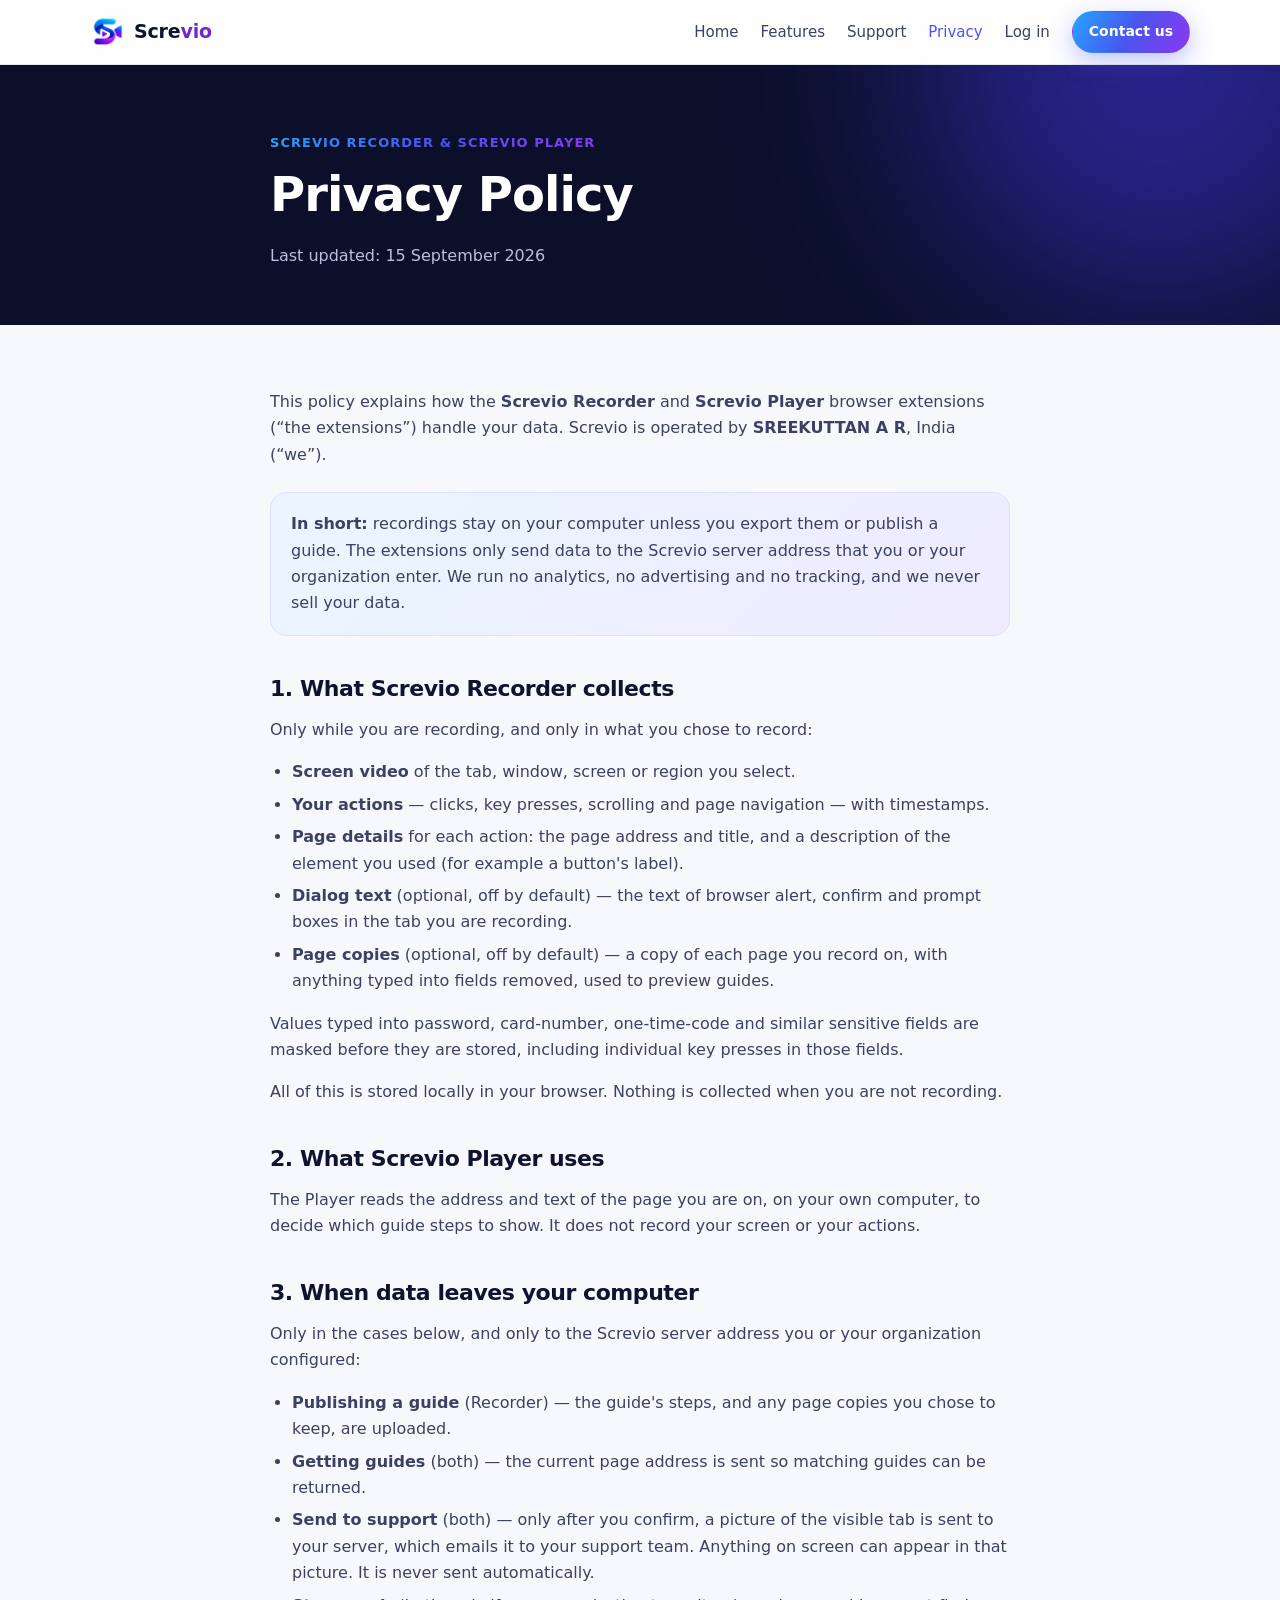
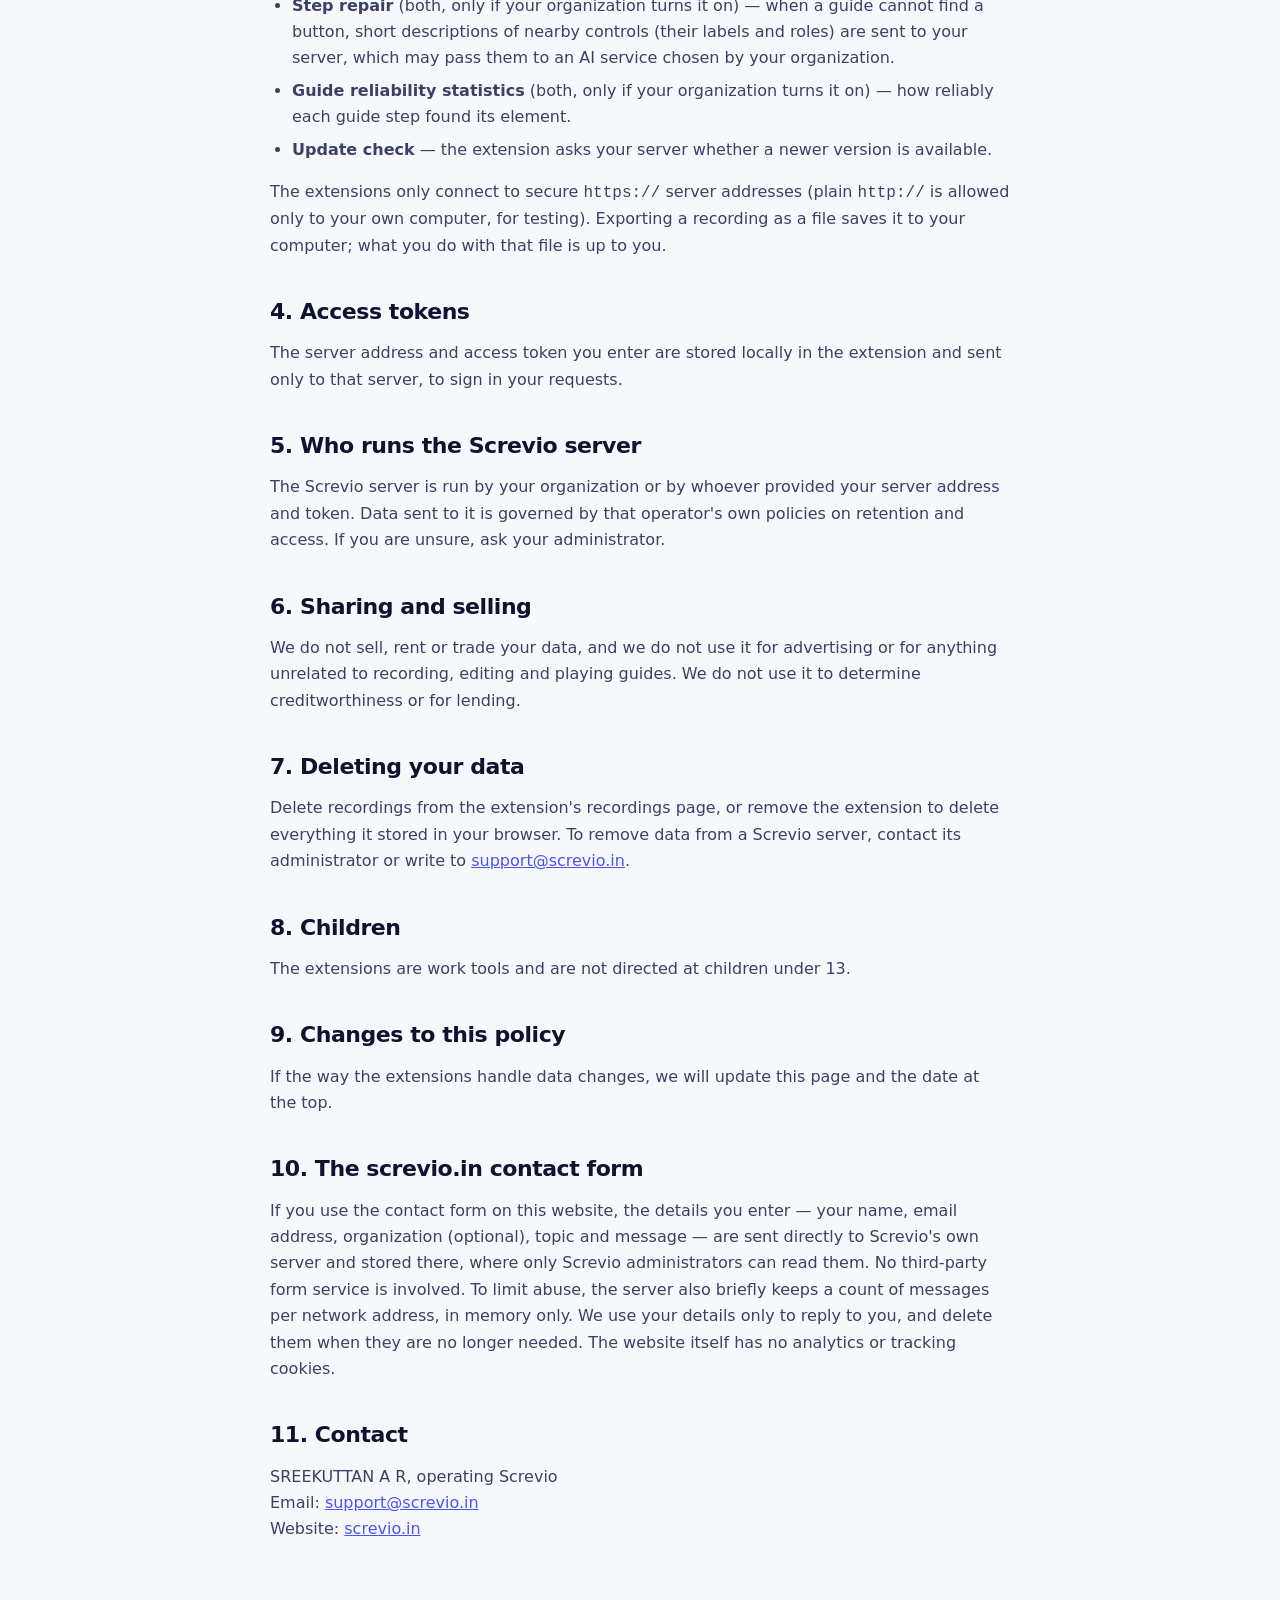
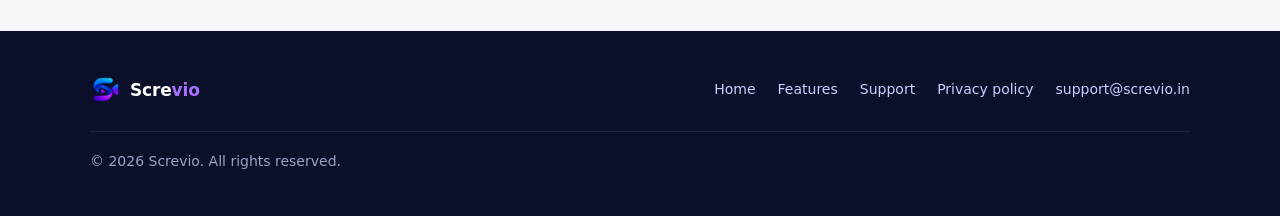
<file: privacy.html>
<!doctype html>
<html lang="en">
<head>
  <meta charset="utf-8">
  <meta name="viewport" content="width=device-width, initial-scale=1">
  <title>Privacy Policy — Screvio</title>
  <meta name="description" content="How the Screvio Recorder and Screvio Player browser extensions handle your data.">
  <link rel="icon" href="brand/favicon.png" type="image/png" sizes="64x64">
  <link rel="apple-touch-icon" href="brand/apple-touch-icon.png">
  <link rel="stylesheet" href="style.css">
</head>
<body>
  <header class="top">
    <div class="wrap">
      <a class="brand" href="/">
        <img src="brand/screvio-mark.png" alt="" width="34" height="34">
        <span>Scre<span class="vio">vio</span></span>
      </a>
      <nav>
        <a class="hide-sm" href="/">Home</a>
        <a class="hide-sm" href="/#features">Features</a>
        <a class="hide-sm" href="support.html">Support</a>
        <a class="hide-sm" href="privacy.html" aria-current="page">Privacy</a>
        <a href="https://studio.screvio.in">Log in</a>
        <a class="btn btn-primary" href="/#contact">Contact us</a>
      </nav>
    </div>
  </header>

  <div class="page-hero">
    <div class="wrap narrow">
      <span class="kicker">Screvio Recorder &amp; Screvio Player</span>
      <h1>Privacy Policy</h1>
      <p>Last updated: 15 September 2026</p>
    </div>
  </div>

  <main class="wrap narrow doc">

    <p>
      This policy explains how the <strong>Screvio Recorder</strong> and <strong>Screvio Player</strong>
      browser extensions (“the extensions”) handle your data. Screvio is operated by
      <strong>SREEKUTTAN A R</strong>, India (“we”).
    </p>

    <div class="note">
      <p><strong>In short:</strong> recordings stay on your computer unless you export them or publish a guide.
      The extensions only send data to the Screvio server address that you or your organization enter.
      We run no analytics, no advertising and no tracking, and we never sell your data.</p>
    </div>

    <h2>1. What Screvio Recorder collects</h2>
    <p>Only while you are recording, and only in what you chose to record:</p>
    <ul>
      <li><strong>Screen video</strong> of the tab, window, screen or region you select.</li>
      <li><strong>Your actions</strong> — clicks, key presses, scrolling and page navigation — with timestamps.</li>
      <li><strong>Page details</strong> for each action: the page address and title, and a description of the element you used (for example a button's label).</li>
      <li><strong>Dialog text</strong> (optional, off by default) — the text of browser alert, confirm and prompt boxes in the tab you are recording.</li>
      <li><strong>Page copies</strong> (optional, off by default) — a copy of each page you record on, with anything typed into fields removed, used to preview guides.</li>
    </ul>
    <p>
      Values typed into password, card-number, one-time-code and similar sensitive fields are masked before
      they are stored, including individual key presses in those fields.
    </p>
    <p>All of this is stored locally in your browser. Nothing is collected when you are not recording.</p>

    <h2>2. What Screvio Player uses</h2>
    <p>
      The Player reads the address and text of the page you are on, on your own computer, to decide which
      guide steps to show. It does not record your screen or your actions.
    </p>

    <h2>3. When data leaves your computer</h2>
    <p>Only in the cases below, and only to the Screvio server address you or your organization configured:</p>
    <ul>
      <li><strong>Publishing a guide</strong> (Recorder) — the guide's steps, and any page copies you chose to keep, are uploaded.</li>
      <li><strong>Getting guides</strong> (both) — the current page address is sent so matching guides can be returned.</li>
      <li><strong>Send to support</strong> (both) — only after you confirm, a picture of the visible tab is sent to your server, which emails it to your support team. Anything on screen can appear in that picture. It is never sent automatically.</li>
      <li><strong>Step repair</strong> (both, only if your organization turns it on) — when a guide cannot find a button, short descriptions of nearby controls (their labels and roles) are sent to your server, which may pass them to an AI service chosen by your organization.</li>
      <li><strong>Guide reliability statistics</strong> (both, only if your organization turns it on) — how reliably each guide step found its element.</li>
      <li><strong>Update check</strong> — the extension asks your server whether a newer version is available.</li>
    </ul>
    <p>
      The extensions only connect to secure <code>https://</code> server addresses (plain <code>http://</code> is
      allowed only to your own computer, for testing). Exporting a recording as a file saves it to your computer;
      what you do with that file is up to you.
    </p>

    <h2>4. Access tokens</h2>
    <p>
      The server address and access token you enter are stored locally in the extension and sent only to that
      server, to sign in your requests.
    </p>

    <h2>5. Who runs the Screvio server</h2>
    <p>
      The Screvio server is run by your organization or by whoever provided your server address and token.
      Data sent to it is governed by that operator's own policies on retention and access. If you are unsure,
      ask your administrator.
    </p>

    <h2>6. Sharing and selling</h2>
    <p>
      We do not sell, rent or trade your data, and we do not use it for advertising or for anything unrelated to
      recording, editing and playing guides. We do not use it to determine creditworthiness or for lending.
    </p>

    <h2>7. Deleting your data</h2>
    <p>
      Delete recordings from the extension's recordings page, or remove the extension to delete everything it
      stored in your browser. To remove data from a Screvio server, contact its administrator or write to
      <a href="mailto:support@screvio.in">support@screvio.in</a>.
    </p>

    <h2>8. Children</h2>
    <p>The extensions are work tools and are not directed at children under 13.</p>

    <h2>9. Changes to this policy</h2>
    <p>If the way the extensions handle data changes, we will update this page and the date at the top.</p>

    <h2 id="contact-form">10. The screvio.in contact form</h2>
    <p>
      If you use the contact form on this website, the details you enter — your name, email address,
      organization (optional), topic and message — are sent directly to Screvio's own server and stored
      there, where only Screvio administrators can read them. No third-party form service is involved. To
      limit abuse, the server also briefly keeps a count of messages per network address, in memory only.
      We use your details only to reply to you, and delete them when they are no longer needed. The website
      itself has no analytics or tracking cookies.
    </p>

    <h2>11. Contact</h2>
    <p>
      SREEKUTTAN A R, operating Screvio<br>
      Email: <a href="mailto:support@screvio.in">support@screvio.in</a><br>
      Website: <a href="https://screvio.in">screvio.in</a>
    </p>
  </main>

  <footer>
    <div class="wrap">
      <a class="brand" href="/">
        <img src="brand/screvio-mark.png" alt="" width="30" height="30">
        <span>Scre<span class="vio">vio</span></span>
      </a>
      <div class="links">
        <a href="/">Home</a>
        <a href="/#features">Features</a>
        <a href="support.html">Support</a>
        <a href="privacy.html">Privacy policy</a>
        <a href="mailto:support@screvio.in">support@screvio.in</a>
      </div>
      <div class="copy">© 2026 Screvio. All rights reserved.</div>
    </div>
  </footer>
</body>
</html>
</file>
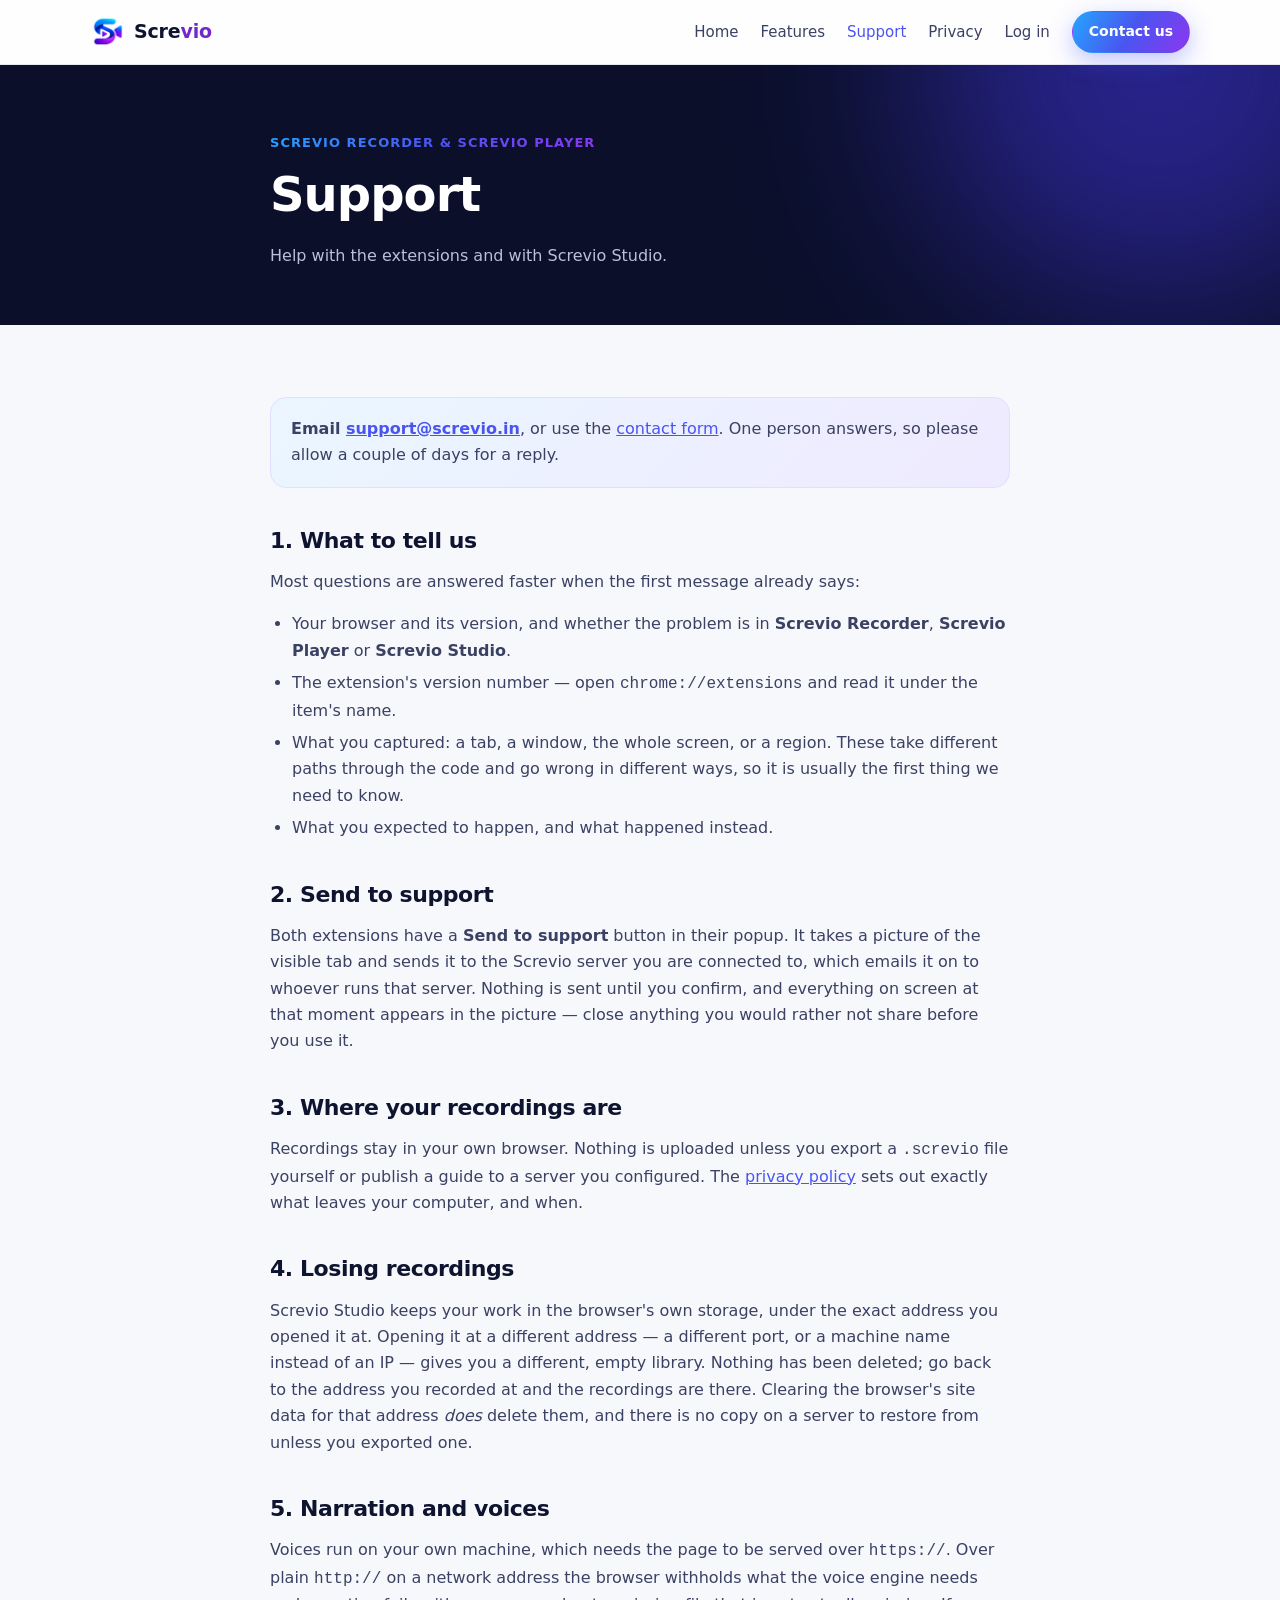
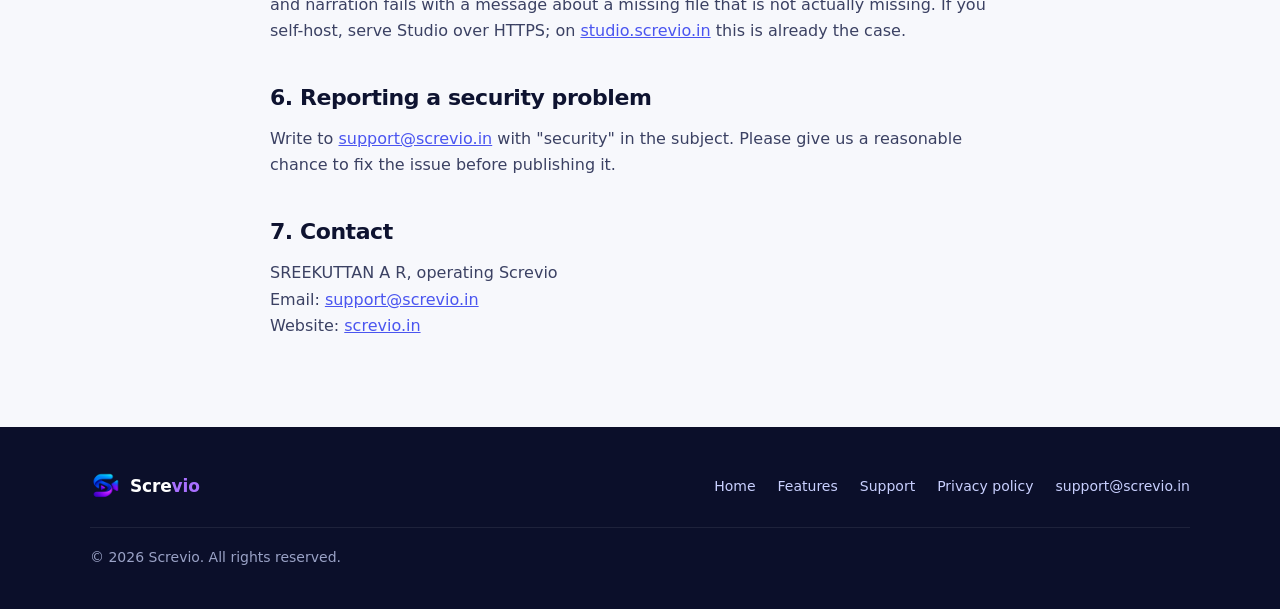
<file: support.html>
<!doctype html>
<html lang="en">
<head>
  <meta charset="utf-8">
  <meta name="viewport" content="width=device-width, initial-scale=1">
  <title>Support — Screvio</title>
  <meta name="description" content="Help with the Screvio Recorder and Screvio Player browser extensions and with Screvio Studio.">
  <link rel="icon" href="brand/favicon.png" type="image/png" sizes="64x64">
  <link rel="apple-touch-icon" href="brand/apple-touch-icon.png">
  <link rel="stylesheet" href="style.css">
</head>
<body>
  <header class="top">
    <div class="wrap">
      <a class="brand" href="/">
        <img src="brand/screvio-mark.png" alt="" width="34" height="34">
        <span>Scre<span class="vio">vio</span></span>
      </a>
      <nav>
        <a class="hide-sm" href="/">Home</a>
        <a class="hide-sm" href="/#features">Features</a>
        <a class="hide-sm" href="support.html" aria-current="page">Support</a>
        <a class="hide-sm" href="privacy.html">Privacy</a>
        <a href="https://studio.screvio.in">Log in</a>
        <a class="btn btn-primary" href="/#contact">Contact us</a>
      </nav>
    </div>
  </header>

  <div class="page-hero">
    <div class="wrap narrow">
      <span class="kicker">Screvio Recorder &amp; Screvio Player</span>
      <h1>Support</h1>
      <p>Help with the extensions and with Screvio Studio.</p>
    </div>
  </div>

  <main class="wrap narrow doc">

    <div class="note">
      <p><strong>Email <a href="mailto:support@screvio.in">support@screvio.in</a></strong>, or use the
      <a href="/#contact">contact form</a>. One person answers, so please allow a couple of days for a reply.</p>
    </div>

    <h2>1. What to tell us</h2>
    <p>Most questions are answered faster when the first message already says:</p>
    <ul>
      <li>Your browser and its version, and whether the problem is in <strong>Screvio Recorder</strong>,
      <strong>Screvio Player</strong> or <strong>Screvio Studio</strong>.</li>
      <li>The extension's version number — open <code>chrome://extensions</code> and read it under the item's name.</li>
      <li>What you captured: a tab, a window, the whole screen, or a region. These take different paths
      through the code and go wrong in different ways, so it is usually the first thing we need to know.</li>
      <li>What you expected to happen, and what happened instead.</li>
    </ul>

    <h2>2. Send to support</h2>
    <p>
      Both extensions have a <strong>Send to support</strong> button in their popup. It takes a picture of
      the visible tab and sends it to the Screvio server you are connected to, which emails it on to
      whoever runs that server. Nothing is sent until you confirm, and everything on screen at that moment
      appears in the picture — close anything you would rather not share before you use it.
    </p>

    <h2>3. Where your recordings are</h2>
    <p>
      Recordings stay in your own browser. Nothing is uploaded unless you export a <code>.screvio</code>
      file yourself or publish a guide to a server you configured. The <a href="privacy.html">privacy
      policy</a> sets out exactly what leaves your computer, and when.
    </p>

    <h2>4. Losing recordings</h2>
    <p>
      Screvio Studio keeps your work in the browser's own storage, under the exact address you opened it
      at. Opening it at a different address — a different port, or a machine name instead of an IP — gives
      you a different, empty library. Nothing has been deleted; go back to the address you recorded at and
      the recordings are there. Clearing the browser's site data for that address <em>does</em> delete
      them, and there is no copy on a server to restore from unless you exported one.
    </p>

    <h2>5. Narration and voices</h2>
    <p>
      Voices run on your own machine, which needs the page to be served over <code>https://</code>. Over
      plain <code>http://</code> on a network address the browser withholds what the voice engine needs and
      narration fails with a message about a missing file that is not actually missing. If you self-host,
      serve Studio over HTTPS; on <a href="https://studio.screvio.in">studio.screvio.in</a> this is already
      the case.
    </p>

    <h2>6. Reporting a security problem</h2>
    <p>
      Write to <a href="mailto:support@screvio.in">support@screvio.in</a> with "security" in the subject.
      Please give us a reasonable chance to fix the issue before publishing it.
    </p>

    <h2>7. Contact</h2>
    <p>
      SREEKUTTAN A R, operating Screvio<br>
      Email: <a href="mailto:support@screvio.in">support@screvio.in</a><br>
      Website: <a href="https://screvio.in">screvio.in</a>
    </p>
  </main>

  <footer>
    <div class="wrap">
      <a class="brand" href="/">
        <img src="brand/screvio-mark.png" alt="" width="30" height="30">
        <span>Scre<span class="vio">vio</span></span>
      </a>
      <div class="links">
        <a href="/">Home</a>
        <a href="/#features">Features</a>
        <a href="support.html">Support</a>
        <a href="privacy.html">Privacy policy</a>
        <a href="mailto:support@screvio.in">support@screvio.in</a>
      </div>
      <div class="copy">© 2026 Screvio. All rights reserved.</div>
    </div>
  </footer>
</body>
</html>
</file>
<file: style.css>
/* Screvio site — one stylesheet for every page. Brand gradient: #25a5ff → #4a55f0 → #8b37f0. */
:root {
  --ink: #0e1330;
  --ink-2: #3b4163;
  --muted: #646a88;
  --line: #e6e8f2;
  --bg: #f7f8fc;
  --panel: #ffffff;
  --blue: #25a5ff;
  --indigo: #4a55f0;
  --violet: #8b37f0;
  --pink: #f0458b;
  --amber: #ffb547;
  --green: #22c58b;
  --night: #0b0f2a;
  --grad: linear-gradient(120deg, #25a5ff 0%, #4a55f0 50%, #8b37f0 100%);
  --radius: 18px;
  --shadow: 0 1px 2px rgba(14, 19, 48, .06), 0 12px 32px rgba(14, 19, 48, .08);
  color-scheme: light;
}

* { box-sizing: border-box; }
html { -webkit-text-size-adjust: 100%; scroll-behavior: smooth; }
body {
  margin: 0;
  background: var(--bg);
  color: var(--ink);
  font: 16px/1.65 system-ui, -apple-system, "Segoe UI", Roboto, "Helvetica Neue", Arial, sans-serif;
}
img, svg { max-width: 100%; }
a { color: var(--indigo); }
.wrap { max-width: 1140px; margin: 0 auto; padding-inline: 20px; }
.narrow { max-width: 780px; }

/* --- header ------------------------------------------------------------- */
header.top { position: sticky; top: 0; z-index: 20; background: rgba(255, 255, 255, .86); backdrop-filter: blur(12px); border-bottom: 1px solid var(--line); }
header.top .wrap { display: flex; align-items: center; gap: 12px; min-height: 64px; flex-wrap: wrap; }
.brand { display: flex; align-items: center; gap: 10px; color: var(--ink); text-decoration: none; font-weight: 750; font-size: 19px; letter-spacing: -.01em; }
.brand svg { flex: none; }
/* The official mark (the same image Studio uses) and the "Scre|vio" wordmark:
   "vio" is Studio's violet — darker on light backgrounds, lighter on dark. */
.brand img { width: 34px; height: 34px; object-fit: contain; flex: none; }
.brand .vio { color: #7326cc; }
header.top.dark .brand .vio, footer .brand .vio { color: #a970ff; }
footer .brand img { width: 30px; height: 30px; }
nav { margin-left: auto; display: flex; align-items: center; gap: 22px; font-size: 15px; flex-wrap: wrap; }
nav a { color: var(--ink-2); text-decoration: none; font-weight: 500; }
nav a:hover, nav a[aria-current="page"] { color: var(--indigo); }
nav .btn { padding: 8px 16px; font-size: 14px; }

header.top.dark { position: absolute; left: 0; right: 0; background: transparent; border-bottom-color: rgba(255, 255, 255, .08); backdrop-filter: none; }
header.top.dark .brand { color: #fff; }
header.top.dark nav a { color: rgba(255, 255, 255, .78); }
header.top.dark nav a:hover { color: #fff; }

/* --- buttons ------------------------------------------------------------ */
.btn { display: inline-flex; align-items: center; gap: 8px; padding: 13px 22px; border-radius: 999px; font-weight: 650; font-size: 16px; text-decoration: none; border: 1px solid transparent; transition: transform .15s ease, box-shadow .15s ease; }
.btn:hover { transform: translateY(-1px); }
.btn-primary { background: var(--grad); color: #fff !important; box-shadow: 0 8px 24px rgba(74, 85, 240, .35); }
.btn-ghost { color: #fff !important; border-color: rgba(255, 255, 255, .28); background: rgba(255, 255, 255, .06); }
.btn-light { background: #fff; color: var(--indigo) !important; }

/* --- hero --------------------------------------------------------------- */
.hero { position: relative; overflow: hidden; background: var(--night); color: #fff; padding: 120px 0 96px; }
.hero::before, .hero::after { content: ""; position: absolute; border-radius: 50%; filter: blur(80px); opacity: .55; pointer-events: none; }
.hero::before { width: 520px; height: 520px; background: #3a4cff; top: -160px; left: -120px; }
.hero::after { width: 460px; height: 460px; background: #9b2cf5; bottom: -200px; right: -80px; }
.hero .glow { position: absolute; width: 360px; height: 360px; border-radius: 50%; background: #0fb6ff; filter: blur(90px); opacity: .35; top: 30%; left: 45%; pointer-events: none; }
.hero-grid { position: relative; z-index: 1; display: grid; grid-template-columns: 1.02fr 1fr; gap: 56px; align-items: center; }
.eyebrow { display: inline-flex; align-items: center; gap: 8px; padding: 6px 14px; border-radius: 999px; background: rgba(255, 255, 255, .08); border: 1px solid rgba(255, 255, 255, .14); font-size: 13px; font-weight: 600; color: #c9d0ff; letter-spacing: .02em; }
.eyebrow i { width: 8px; height: 8px; border-radius: 50%; background: var(--green); box-shadow: 0 0 0 4px rgba(34, 197, 139, .25); }
.hero h1 { font-size: clamp(36px, 5.4vw, 60px); line-height: 1.06; letter-spacing: -.025em; margin: 20px 0 18px; font-weight: 800; }
.grad-text { background: linear-gradient(100deg, #5cc2ff, #8f98ff 45%, #d18bff); -webkit-background-clip: text; background-clip: text; color: transparent; }
.hero p.sub { font-size: 19px; color: #b9bfdc; margin: 0 0 30px; max-width: 540px; }
.cta-row { display: flex; gap: 12px; flex-wrap: wrap; }
.trust { display: flex; gap: 18px; flex-wrap: wrap; margin-top: 28px; font-size: 14px; color: #9aa2c6; }
.trust span { display: inline-flex; align-items: center; gap: 7px; }
.trust svg { color: var(--green); }

/* --- product mock-up --------------------------------------------------- */
.mock { background: #fff; border-radius: 16px; box-shadow: 0 30px 80px rgba(0, 0, 0, .45), 0 0 0 1px rgba(255, 255, 255, .06); overflow: hidden; color: var(--ink); transform: perspective(1400px) rotateY(-6deg) rotateX(2deg); }
.mock-bar { display: flex; align-items: center; gap: 7px; padding: 10px 14px; background: #eef0f7; border-bottom: 1px solid #e0e3ee; }
.mock-bar i { width: 11px; height: 11px; border-radius: 50%; }
.mock-bar i:nth-child(1) { background: #ff5f57; } .mock-bar i:nth-child(2) { background: #febc2e; } .mock-bar i:nth-child(3) { background: #28c840; }
.mock-url { margin-left: 10px; flex: 1; background: #fff; border-radius: 7px; padding: 4px 10px; font-size: 12px; color: #6b7190; white-space: nowrap; overflow: hidden; text-overflow: ellipsis; }
.rec { margin-left: 8px; display: inline-flex; align-items: center; gap: 6px; font-size: 11px; font-weight: 700; color: #e5484d; }
.rec b { width: 8px; height: 8px; border-radius: 50%; background: #e5484d; animation: pulse 1.4s infinite; }
.mock-body { position: relative; padding: 20px; display: grid; grid-template-columns: 110px 1fr; gap: 16px; min-height: 250px; }
.side div { height: 10px; border-radius: 5px; background: #eceef6; margin-bottom: 12px; }
.side div:first-child { background: #dfe3ff; width: 80%; }
.form h4 { margin: 0 0 12px; font-size: 15px; }
.field { margin-bottom: 11px; }
.field label { display: block; font-size: 11px; color: #7a809c; margin-bottom: 4px; }
.field span { display: block; height: 30px; border: 1px solid #e2e5ef; border-radius: 8px; background: #fafbff; font-size: 12px; line-height: 28px; padding-left: 10px; color: #3b4163; }
.save { position: relative; display: inline-block; margin-top: 6px; padding: 8px 18px; border-radius: 8px; background: var(--indigo); color: #fff; font-size: 13px; font-weight: 650; }
.save::after { content: ""; position: absolute; inset: -7px; border-radius: 12px; border: 3px solid var(--amber); animation: ring 1.8s infinite; }
.callout { position: absolute; right: 18px; bottom: 58px; width: 190px; background: var(--night); color: #fff; border-radius: 12px; padding: 11px 13px; font-size: 12px; line-height: 1.45; box-shadow: 0 12px 28px rgba(11, 15, 42, .35); }
.callout b { display: block; font-size: 10px; letter-spacing: .06em; text-transform: uppercase; color: #9fb0ff; margin-bottom: 3px; }
.timeline { border-top: 1px solid #eceef6; padding: 12px 18px 14px; background: #fbfbfe; }
.track { position: relative; height: 26px; border-radius: 7px; background: linear-gradient(90deg, #e9ecff, #f3e9ff); }
.track i { position: absolute; top: 5px; width: 16px; height: 16px; border-radius: 5px; }
.track .c { background: var(--blue); } .track .k { background: var(--violet); } .track .n { background: var(--green); } .track .z { background: var(--amber); }
.playhead { position: absolute; top: -5px; bottom: -5px; left: 62%; width: 2px; background: var(--pink); }
.playhead::before { content: ""; position: absolute; top: -4px; left: -4px; width: 10px; height: 10px; border-radius: 50%; background: var(--pink); }
.legend { display: flex; gap: 14px; margin-top: 9px; font-size: 11px; color: #7a809c; flex-wrap: wrap; }
.legend span::before { content: ""; display: inline-block; width: 9px; height: 9px; border-radius: 3px; margin-right: 5px; vertical-align: -1px; background: var(--c); }

@keyframes pulse { 50% { opacity: .35; } }
@keyframes ring { 0% { opacity: 1; transform: scale(.96); } 70% { opacity: 0; transform: scale(1.18); } 100% { opacity: 0; } }
@media (prefers-reduced-motion: reduce) { .rec b, .save::after { animation: none; } .btn:hover { transform: none; } }

/* --- sections ----------------------------------------------------------- */
section { padding: 88px 0; }
.section-head { text-align: center; max-width: 700px; margin: 0 auto 48px; }
.kicker { display: inline-block; font-size: 13px; font-weight: 700; letter-spacing: .08em; text-transform: uppercase; background: var(--grad); -webkit-background-clip: text; background-clip: text; color: transparent; }
h2 { font-size: clamp(28px, 3.8vw, 42px); line-height: 1.15; letter-spacing: -.02em; margin: 10px 0 14px; }
.section-head p { font-size: 18px; color: var(--muted); margin: 0; }

.grid-3 { display: grid; grid-template-columns: repeat(3, 1fr); gap: 20px; }
.feature { background: var(--panel); border: 1px solid var(--line); border-radius: var(--radius); padding: 26px; box-shadow: var(--shadow); transition: transform .2s ease, box-shadow .2s ease; }
.feature:hover { transform: translateY(-3px); box-shadow: 0 1px 2px rgba(14, 19, 48, .06), 0 20px 44px rgba(14, 19, 48, .12); }
.feature h3 { font-size: 18px; margin: 16px 0 6px; }
.feature p { margin: 0; color: var(--muted); font-size: 15px; }
.icon { width: 48px; height: 48px; border-radius: 14px; display: grid; place-items: center; color: #fff; }
.i-blue { background: linear-gradient(135deg, #25a5ff, #1d7dff); }
.i-indigo { background: linear-gradient(135deg, #6470ff, #4a55f0); }
.i-violet { background: linear-gradient(135deg, #a55bff, #8b37f0); }
.i-pink { background: linear-gradient(135deg, #ff6aa8, #f0458b); }
.i-amber { background: linear-gradient(135deg, #ffc76b, #ff9a3c); }
.i-green { background: linear-gradient(135deg, #3ee0a4, #16b07a); }

/* how it works */
.how { background: var(--panel); border-block: 1px solid var(--line); }
.steps { display: grid; grid-template-columns: repeat(3, 1fr); gap: 28px; counter-reset: step; position: relative; }
.step { position: relative; text-align: center; padding: 0 12px; }
.step .num { width: 60px; height: 60px; margin: 0 auto 18px; border-radius: 50%; display: grid; place-items: center; font-size: 22px; font-weight: 800; color: #fff; background: var(--grad); box-shadow: 0 10px 26px rgba(74, 85, 240, .3); }
.step h3 { margin: 0 0 6px; font-size: 19px; }
.step p { margin: 0; color: var(--muted); }
.steps::before { content: ""; position: absolute; top: 30px; left: 17%; right: 17%; height: 2px; background: linear-gradient(90deg, rgba(37, 165, 255, .4), rgba(139, 55, 240, .4)); }

/* products */
.product { position: relative; background: var(--panel); border-radius: var(--radius); padding: 30px; box-shadow: var(--shadow); border: 1px solid var(--line); overflow: hidden; }
.product::before { content: ""; position: absolute; inset: 0 0 auto 0; height: 5px; background: var(--accent); }
.product .tag { display: inline-block; font-size: 12px; font-weight: 700; padding: 4px 10px; border-radius: 999px; color: var(--accent-ink); background: var(--accent-soft); }
.product h3 { font-size: 22px; margin: 14px 0 8px; }
.product > p { color: var(--muted); margin: 0 0 16px; }
.product ul { list-style: none; padding: 0; margin: 0; }
.product li { position: relative; padding-left: 26px; margin: 9px 0; font-size: 15px; color: var(--ink-2); }
.product li::before { content: ""; position: absolute; left: 0; top: 5px; width: 15px; height: 15px; border-radius: 50%; background: var(--accent); -webkit-mask: url("data:image/svg+xml,%3Csvg xmlns='http://www.w3.org/2000/svg' viewBox='0 0 16 16'%3E%3Cpath d='M8 0a8 8 0 1 0 0 16A8 8 0 0 0 8 0zm3.6 5.9-4.2 4.3a.8.8 0 0 1-1.1 0L4.4 8.3a.8.8 0 1 1 1.1-1.1l1.3 1.3 3.7-3.7a.8.8 0 1 1 1.1 1.1z'/%3E%3C/svg%3E") center / contain no-repeat; mask: url("data:image/svg+xml,%3Csvg xmlns='http://www.w3.org/2000/svg' viewBox='0 0 16 16'%3E%3Cpath d='M8 0a8 8 0 1 0 0 16A8 8 0 0 0 8 0zm3.6 5.9-4.2 4.3a.8.8 0 0 1-1.1 0L4.4 8.3a.8.8 0 1 1 1.1-1.1l1.3 1.3 3.7-3.7a.8.8 0 1 1 1.1 1.1z'/%3E%3C/svg%3E") center / contain no-repeat; }
.p-blue { --accent: linear-gradient(90deg, #25a5ff, #1d7dff); --accent-soft: #e3f3ff; --accent-ink: #0b6fd6; }
.p-indigo { --accent: linear-gradient(90deg, #6470ff, #4a55f0); --accent-soft: #e9ebff; --accent-ink: #3b45d6; }
.p-violet { --accent: linear-gradient(90deg, #a55bff, #8b37f0); --accent-soft: #f2e8ff; --accent-ink: #7427d6; }
.p-pink { --accent: linear-gradient(90deg, #ff6aa8, #f0458b); --accent-soft: #ffe8f1; --accent-ink: #c8246a; }
.p-amber { --accent: linear-gradient(90deg, #ffc76b, #ff9a3c); --accent-soft: #fff1e0; --accent-ink: #b85e00; }
/* Five products: three across, then two wider ones, so no card is squeezed. */
.grid-5 { display: grid; grid-template-columns: repeat(6, 1fr); gap: 18px; }
.grid-5 > * { grid-column: span 2; }
.grid-5 > :nth-child(n+4) { grid-column: span 3; }
.grid-4 { display: grid; grid-template-columns: repeat(4, 1fr); gap: 18px; }
.product .more { display: inline-block; margin-top: 14px; font-weight: 650; font-size: 15px; color: var(--accent-ink); text-decoration: none; }
.spotlight, #features, #how { scroll-margin-top: 20px; }
@media (max-width: 1100px) {
  .grid-4 { grid-template-columns: 1fr 1fr; }
  .grid-5 { grid-template-columns: 1fr 1fr; }
  .grid-5 > *, .grid-5 > :nth-child(n+4) { grid-column: auto; }
  .grid-5 > :last-child { grid-column: 1 / -1; }
}
@media (max-width: 680px) { .grid-4, .grid-5 { grid-template-columns: 1fr; } }

/* spotlight */
.spotlight { background: var(--night); color: #fff; position: relative; overflow: hidden; }
.spotlight::before { content: ""; position: absolute; width: 600px; height: 600px; right: -200px; top: -250px; border-radius: 50%; background: #5b3cff; filter: blur(110px); opacity: .45; }
.split { position: relative; display: grid; grid-template-columns: 1fr 1fr; gap: 56px; align-items: center; }
.spotlight h2 { color: #fff; }
.spotlight p.lead { color: #b9bfdc; font-size: 18px; margin: 0 0 24px; }
.checks { list-style: none; padding: 0; margin: 0; display: grid; gap: 14px; }
.checks li { display: flex; gap: 12px; align-items: flex-start; color: #dfe3f7; }
.checks li svg { flex: none; margin-top: 2px; color: #6ee7b7; }
.checks b { color: #fff; }
.guide-card { background: rgba(255, 255, 255, .05); border: 1px solid rgba(255, 255, 255, .12); border-radius: 20px; padding: 24px; backdrop-filter: blur(6px); }
.err { display: flex; gap: 10px; align-items: center; background: rgba(240, 69, 139, .14); border: 1px solid rgba(240, 69, 139, .4); color: #ffc2da; border-radius: 12px; padding: 12px 14px; font-size: 14px; }
.offer { margin-top: 14px; background: #fff; color: var(--ink); border-radius: 14px; padding: 16px; box-shadow: 0 16px 40px rgba(0, 0, 0, .3); }
.offer small { display: block; font-size: 11px; font-weight: 700; letter-spacing: .06em; text-transform: uppercase; color: var(--indigo); margin-bottom: 4px; }
.offer strong { display: block; font-size: 16px; margin-bottom: 10px; }
.bar { height: 7px; border-radius: 4px; background: #eceef6; overflow: hidden; }
.bar i { display: block; width: 40%; height: 100%; background: var(--grad); }
.offer .row { display: flex; justify-content: space-between; align-items: center; margin-top: 12px; font-size: 13px; color: var(--muted); }
.offer .go { padding: 7px 14px; border-radius: 999px; background: var(--grad); color: #fff; font-weight: 650; font-size: 13px; }
.search { margin-top: 14px; display: flex; align-items: center; gap: 10px; background: rgba(255, 255, 255, .08); border: 1px solid rgba(255, 255, 255, .14); border-radius: 12px; padding: 11px 14px; font-size: 14px; color: #c9d0ff; }

/* privacy band */
.privacy-band { display: grid; grid-template-columns: auto 1fr; gap: 28px; align-items: center; background: linear-gradient(135deg, #eaf6ff, #efeaff); border: 1px solid #dfe0ff; border-radius: 24px; padding: 40px; }
.shield { width: 84px; height: 84px; border-radius: 24px; display: grid; place-items: center; background: var(--grad); color: #fff; box-shadow: 0 14px 34px rgba(74, 85, 240, .35); }
.privacy-band h2 { font-size: clamp(24px, 3vw, 32px); margin: 0 0 8px; }
.privacy-band p { margin: 0 0 14px; color: var(--ink-2); }
.pills { display: flex; flex-wrap: wrap; gap: 10px; margin-bottom: 14px; }
.pills span { background: #fff; border: 1px solid #dfe0ff; border-radius: 999px; padding: 6px 13px; font-size: 14px; font-weight: 600; color: var(--ink-2); }

/* call to action */
.cta { position: relative; overflow: hidden; background: var(--grad); border-radius: 28px; padding: 60px 40px; text-align: center; color: #fff; }
.cta::before { content: ""; position: absolute; inset: 0; background: radial-gradient(circle at 20% 0%, rgba(255, 255, 255, .25), transparent 45%), radial-gradient(circle at 90% 100%, rgba(255, 255, 255, .18), transparent 40%); }
.cta > * { position: relative; }
.cta h2 { color: #fff; margin-top: 0; }
.cta p { font-size: 18px; color: rgba(255, 255, 255, .88); margin: 0 auto 26px; max-width: 560px; }

/* --- plain pages (privacy) --------------------------------------------- */
.page-hero { background: var(--night); color: #fff; padding: 64px 0 56px; position: relative; overflow: hidden; }
.page-hero::before { content: ""; position: absolute; width: 480px; height: 480px; border-radius: 50%; background: #4a3cff; filter: blur(100px); opacity: .45; top: -240px; right: -120px; }
.page-hero .wrap { position: relative; }
.page-hero h1 { font-size: clamp(32px, 5vw, 48px); margin: 0 0 8px; letter-spacing: -.02em; }
.page-hero p { margin: 0; color: #b9bfdc; }
main.doc { padding-block: 48px 72px; }
main.doc h2 { font-size: 22px; margin: 40px 0 10px; }
main.doc p, main.doc li { color: var(--ink-2); }
main.doc ul { padding-left: 22px; }
main.doc li { margin: 6px 0; }
main.doc .muted { color: var(--muted); }
.note { background: linear-gradient(135deg, #eaf6ff, #efeaff); border: 1px solid #dfe0ff; border-radius: 16px; padding: 18px 20px; margin: 24px 0; }
.note p { margin: 0; }

/* --- footer ------------------------------------------------------------- */
footer { background: var(--night); color: #9aa2c6; padding: 44px 0; font-size: 14px; }
footer .wrap { display: flex; gap: 20px; align-items: center; flex-wrap: wrap; }
footer .brand { color: #fff; font-size: 17px; }
footer .links { margin-left: auto; display: flex; gap: 22px; flex-wrap: wrap; }
footer a { color: #c9d0ff; text-decoration: none; }
footer a:hover { color: #fff; }
footer .copy { width: 100%; border-top: 1px solid rgba(255, 255, 255, .08); padding-top: 18px; margin-top: 6px; }

/* --- scroll reveal ------------------------------------------------------ */
.js .reveal { opacity: 0; transform: translateY(26px); transition: opacity .7s ease, transform .7s cubic-bezier(.2, .7, .2, 1); transition-delay: var(--d, 0ms); }
.js .reveal.in { opacity: 1; transform: none; }

/* --- hero mock animation (one 8s loop) --------------------------------- */
.mock-body { overflow: hidden; }
.typing { display: inline-block; vertical-align: top; overflow: hidden; white-space: nowrap; border-right: 2px solid var(--indigo); width: 0; animation: type 8s steps(21, end) infinite; }
.cursor { position: absolute; left: 80%; top: 92%; width: 22px; height: 22px; z-index: 3; filter: drop-shadow(0 3px 4px rgba(0, 0, 0, .3)); animation: cursor 8s ease-in-out infinite; }
.save { animation: press 8s ease infinite; }
.callout { animation: callout 8s ease infinite; }
.playhead { animation: play 8s linear infinite; }
.launcher { position: absolute; right: 16px; bottom: 12px; z-index: 2; display: flex; align-items: center; gap: 8px; padding: 7px 14px 7px 44px; border-radius: 999px; background: var(--grad); color: #fff; font-size: 12px; font-weight: 700; box-shadow: 0 8px 20px rgba(74, 85, 240, .4); animation: launcher 8s ease infinite; }
.launcher img { position: absolute; left: -14px; bottom: -2px; width: 54px; height: auto; }
:root { --cx: 210px; --cy: 176px; }
@keyframes type { 0%, 6% { width: 0; } 32%, 100% { width: 21ch; } }
@keyframes cursor {
  0%, 30% { left: 80%; top: 92%; opacity: 0; transform: scale(1); }
  36% { opacity: 1; }
  50% { left: var(--cx); top: var(--cy); transform: scale(1); }
  53% { left: var(--cx); top: var(--cy); transform: scale(.82); }
  56%, 88% { left: var(--cx); top: var(--cy); transform: scale(1); opacity: 1; }
  96%, 100% { left: var(--cx); top: var(--cy); opacity: 0; }
}
@keyframes press { 0%, 51% { transform: none; filter: none; } 53% { transform: scale(.95); filter: brightness(.9); } 56%, 100% { transform: none; filter: none; } }
@keyframes callout { 0%, 55% { opacity: 0; transform: translateY(10px) scale(.96); } 62%, 92% { opacity: 1; transform: none; } 100% { opacity: 0; transform: translateY(6px); } }
@keyframes play { from { left: 3%; } to { left: 96%; } }
@keyframes launcher { 0%, 8% { opacity: 0; transform: translateY(12px); } 16%, 100% { opacity: 1; transform: none; } }

/* --- mascot guide scene ------------------------------------------------- */
.scene { position: relative; }
.scene-app { background: #fff; color: var(--ink); border-radius: 20px; padding: 22px; box-shadow: 0 30px 70px rgba(0, 0, 0, .45); }
.scene-app .app-top { display: flex; align-items: center; gap: 8px; font-size: 13px; color: var(--muted); margin-bottom: 14px; }
.scene-app .app-top b { color: var(--ink); font-size: 15px; }
.scene-app .tabs { display: flex; gap: 6px; margin-bottom: 14px; flex-wrap: wrap; }
.scene-app .tabs span { font-size: 12px; padding: 6px 11px; border-radius: 8px; background: #f1f2f8; color: var(--ink-2); }
.scene-app .tabs span.hl { position: relative; background: #eef0ff; color: var(--indigo); font-weight: 700; }
.scene-app .tabs span.hl::after { content: ""; position: absolute; inset: -5px; border-radius: 11px; border: 3px solid var(--amber); animation: ring 1.8s infinite; }
.alert { display: flex; gap: 10px; align-items: center; background: #fff0f5; border: 1px solid #ffc7da; color: #b0184f; border-radius: 12px; padding: 11px 13px; font-size: 13px; font-weight: 600; transition: background .5s, color .5s, border-color .5s; }
.alert.fixed { background: #e8fbf3; border-color: #a7ecd0; color: #0d7a52; }
.alert .ok { display: none; } .alert.fixed .ok { display: block; } .alert.fixed .bad { display: none; }
.scene-app .offer { margin-top: 12px; box-shadow: none; border: 1px solid var(--line); }
.bar i { transition: width .8s cubic-bezier(.2, .7, .2, 1); }
.dots { display: flex; gap: 8px; justify-content: center; margin-top: 14px; }
.dots button { width: 9px; height: 9px; border-radius: 50%; border: 0; padding: 0; background: #d9dcec; cursor: pointer; transition: width .3s, background .3s; }
.dots button.on { width: 26px; border-radius: 6px; background: var(--indigo); }

/* The robot and his bubble live in the space under the card, never on top of
   it, so no step text is ever covered. */
.scene { padding-bottom: 176px; }
.bot-wrap { position: absolute; left: -8px; bottom: -6px; width: 180px; z-index: 2; pointer-events: none; }
.bot { position: relative; width: 180px; height: 180px; animation: float 3.6s ease-in-out infinite; }
.bot img { position: absolute; inset: 0; width: 100%; height: 100%; object-fit: contain; opacity: 0; transform: scale(.94); transition: opacity .35s ease, transform .35s ease; filter: drop-shadow(0 18px 24px rgba(0, 0, 0, .35)); }
.bot img.on { opacity: 1; transform: none; }
.bot-shadow { width: 110px; height: 16px; margin: -6px auto 0; border-radius: 50%; background: rgba(0, 0, 0, .35); filter: blur(6px); animation: shadow 3.6s ease-in-out infinite; }
.say { position: absolute; left: 172px; bottom: 84px; width: 280px; background: #fff; color: var(--ink); border-radius: 16px 16px 16px 4px; padding: 13px 15px; font-size: 14px; line-height: 1.45; box-shadow: 0 14px 34px rgba(0, 0, 0, .3); z-index: 3; }
.say.pop { animation: pop .45s cubic-bezier(.2, .9, .3, 1.3); }
@keyframes float { 0%, 100% { transform: translateY(0) rotate(-2deg); } 50% { transform: translateY(-12px) rotate(2deg); } }
@keyframes shadow { 0%, 100% { transform: scale(1); opacity: .9; } 50% { transform: scale(.8); opacity: .5; } }
@keyframes pop { from { opacity: 0; transform: translateY(8px) scale(.92); } to { opacity: 1; transform: none; } }

/* --- guides in detail --------------------------------------------------- */
.detail-grid { position: relative; display: grid; grid-template-columns: repeat(4, 1fr); gap: 16px; margin-top: 64px; }
.detail { background: rgba(255, 255, 255, .05); border: 1px solid rgba(255, 255, 255, .1); border-radius: 16px; padding: 20px; transition: background .2s, transform .2s; }
.detail:hover { background: rgba(255, 255, 255, .09); transform: translateY(-2px); }
.detail .mini { width: 38px; height: 38px; border-radius: 11px; display: grid; place-items: center; color: #fff; margin-bottom: 12px; }
.detail h3 { color: #fff; font-size: 16px; margin: 0 0 4px; }
.detail p { color: #aeb5d6; font-size: 14px; margin: 0; }

/* --- use cases ---------------------------------------------------------- */
.usecase { display: flex; gap: 16px; align-items: flex-start; background: var(--panel); border: 1px solid var(--line); border-radius: var(--radius); padding: 22px; box-shadow: var(--shadow); }
.usecase .icon { flex: none; }
.usecase h3 { margin: 2px 0 4px; font-size: 17px; }
.usecase p { margin: 0; color: var(--muted); font-size: 15px; }

/* --- modes strip -------------------------------------------------------- */
.modes { display: flex; justify-content: center; gap: 12px; flex-wrap: wrap; margin-top: 36px; }
.modes span { display: inline-flex; align-items: center; gap: 8px; padding: 10px 16px; border-radius: 999px; background: var(--panel); border: 1px solid var(--line); font-weight: 600; font-size: 15px; color: var(--ink-2); box-shadow: var(--shadow); }
.modes svg { color: var(--indigo); }

/* --- FAQ ---------------------------------------------------------------- */
.faq { max-width: 820px; margin: 0 auto; display: grid; gap: 12px; }
.faq details { background: var(--panel); border: 1px solid var(--line); border-radius: 14px; padding: 4px 20px; box-shadow: var(--shadow); }
.faq summary { cursor: pointer; list-style: none; padding: 16px 30px 16px 0; font-weight: 650; font-size: 17px; position: relative; }
.faq summary::-webkit-details-marker { display: none; }
.faq summary::after { content: "+"; position: absolute; right: 0; top: 50%; transform: translateY(-50%); width: 26px; height: 26px; border-radius: 50%; display: grid; place-items: center; background: #eef0ff; color: var(--indigo); font-size: 18px; transition: transform .25s; }
.faq details[open] summary::after { transform: translateY(-50%) rotate(45deg); }
.faq details p { margin: 0 0 16px; color: var(--muted); }

/* --- contact form ------------------------------------------------------- */
.contact { padding-top: 0; scroll-margin-top: 20px; }
.contact-grid { display: grid; grid-template-columns: .9fr 1.1fr; gap: 48px; align-items: start; }
.contact-info h2 { margin-top: 10px; }
.contact-info > p { font-size: 18px; color: var(--muted); margin: 0 0 24px; }
.contact-card { display: flex; gap: 14px; align-items: center; background: var(--panel); border: 1px solid var(--line); border-radius: 16px; padding: 16px 18px; box-shadow: var(--shadow); }
.contact-card small { display: block; color: var(--muted); font-size: 13px; }
.contact-card a { font-weight: 700; font-size: 17px; text-decoration: none; }
.contact-bot { display: block; width: 180px; margin: 28px 0 0 20px; animation: float 3.6s ease-in-out infinite; filter: drop-shadow(0 16px 20px rgba(14, 19, 48, .2)); }
.contact-form { background: var(--panel); border: 1px solid var(--line); border-radius: 24px; padding: 30px; box-shadow: 0 1px 2px rgba(14, 19, 48, .06), 0 24px 60px rgba(74, 85, 240, .14); position: relative; overflow: hidden; }
.contact-form::before { content: ""; position: absolute; inset: 0 0 auto 0; height: 5px; background: var(--grad); }
.form-row { display: grid; grid-template-columns: 1fr 1fr; gap: 16px; }
.contact-form label { display: block; font-size: 14px; font-weight: 600; color: var(--ink-2); margin-bottom: 16px; }
.contact-form .opt { font-weight: 400; color: var(--muted); }
.contact-form input, .contact-form select, .contact-form textarea { display: block; width: 100%; margin-top: 6px; font: inherit; font-size: 15px; color: var(--ink); background: #f9faff; border: 1px solid #dfe2ee; border-radius: 12px; padding: 12px 14px; transition: border-color .15s, box-shadow .15s, background .15s; }
.contact-form textarea { resize: vertical; min-height: 130px; }
.contact-form input:focus, .contact-form select:focus, .contact-form textarea:focus { outline: none; background: #fff; border-color: var(--indigo); box-shadow: 0 0 0 4px rgba(74, 85, 240, .15); }
.contact-form input:user-invalid, .contact-form textarea:user-invalid { border-color: #e5484d; box-shadow: 0 0 0 4px rgba(229, 72, 77, .12); }
.contact-form button { border: 0; cursor: pointer; font-family: inherit; }
.contact-form button:disabled { opacity: .65; cursor: progress; transform: none; }
.trap { position: absolute; left: -9999px; width: 1px; height: 1px; opacity: 0; }
.form-status { margin: 14px 0 0; font-size: 15px; font-weight: 600; min-height: 1.4em; }
.form-status.ok { color: #0d7a52; }
.form-status.err { color: #c2263a; }
.form-note { margin: 6px 0 0; font-size: 13px; color: var(--muted); }
.contact-grid > * { min-width: 0; }
@media (max-width: 960px) {
  .contact-grid { grid-template-columns: 1fr; gap: 32px; }
  .contact-bot { display: none; }
}
@media (max-width: 680px) {
  .form-row { grid-template-columns: 1fr; gap: 0; }
  .contact-form { padding: 24px 18px; }
  .contact-form button { width: 100%; justify-content: center; }
}

/* --- CTA mascot --------------------------------------------------------- */
.cta.with-bot { text-align: left; display: grid; grid-template-columns: 1fr auto; align-items: center; gap: 24px; padding: 48px 56px; }
.cta.with-bot p { margin-left: 0; }
.cta-bot { width: 200px; animation: float 3.6s ease-in-out infinite; filter: drop-shadow(0 20px 26px rgba(0, 0, 0, .3)); }

@media (prefers-reduced-motion: reduce) {
  .typing { animation: none; width: auto; border-right: 0; }
  .cursor { display: none; }
  .save, .callout, .playhead, .launcher, .bot, .bot-shadow, .cta-bot, .scene-app .tabs span.hl::after { animation: none; }
  .callout { opacity: 1; }
  .js .reveal { opacity: 1; transform: none; transition: none; }
}

/* --- responsive --------------------------------------------------------- */
@media (max-width: 1100px) { .detail-grid { grid-template-columns: 1fr 1fr; } }
@media (max-width: 680px) {
  :root { --cx: 88px; --cy: 172px; }
  .launcher { display: none; }
  .scene { padding-bottom: 150px; }
  .bot-wrap { left: -6px; bottom: 0; width: 140px; }
  .bot { width: 140px; height: 140px; }
  .say { left: 124px; right: 0; width: auto; bottom: 64px; }
  .detail-grid { grid-template-columns: 1fr; }
  .cta.with-bot { grid-template-columns: 1fr; text-align: center; padding: 40px 22px; }
  .cta.with-bot p { margin-left: auto; }
  .cta-bot { width: 140px; margin: 0 auto; grid-row: 1; }
}
@media (max-width: 960px) {
  .hero-grid, .split { grid-template-columns: 1fr; gap: 44px; }
  .mock { transform: none; }
  .grid-3 { grid-template-columns: 1fr 1fr; }
}
@media (max-width: 680px) {
  section { padding: 64px 0; }
  .hero { padding: 104px 0 64px; }
  .grid-3, .steps { grid-template-columns: 1fr; }
  .steps::before { display: none; }
  nav { gap: 14px; font-size: 14px; }
  nav .hide-sm { display: none; }
  .mock-body { grid-template-columns: 1fr; }
  .side { display: none; }
  .callout { position: static; width: auto; margin-top: 14px; }
  .privacy-band { grid-template-columns: 1fr; padding: 28px; }
  .cta { padding: 44px 22px; }
  footer .links { margin-left: 0; }
}
</file>
